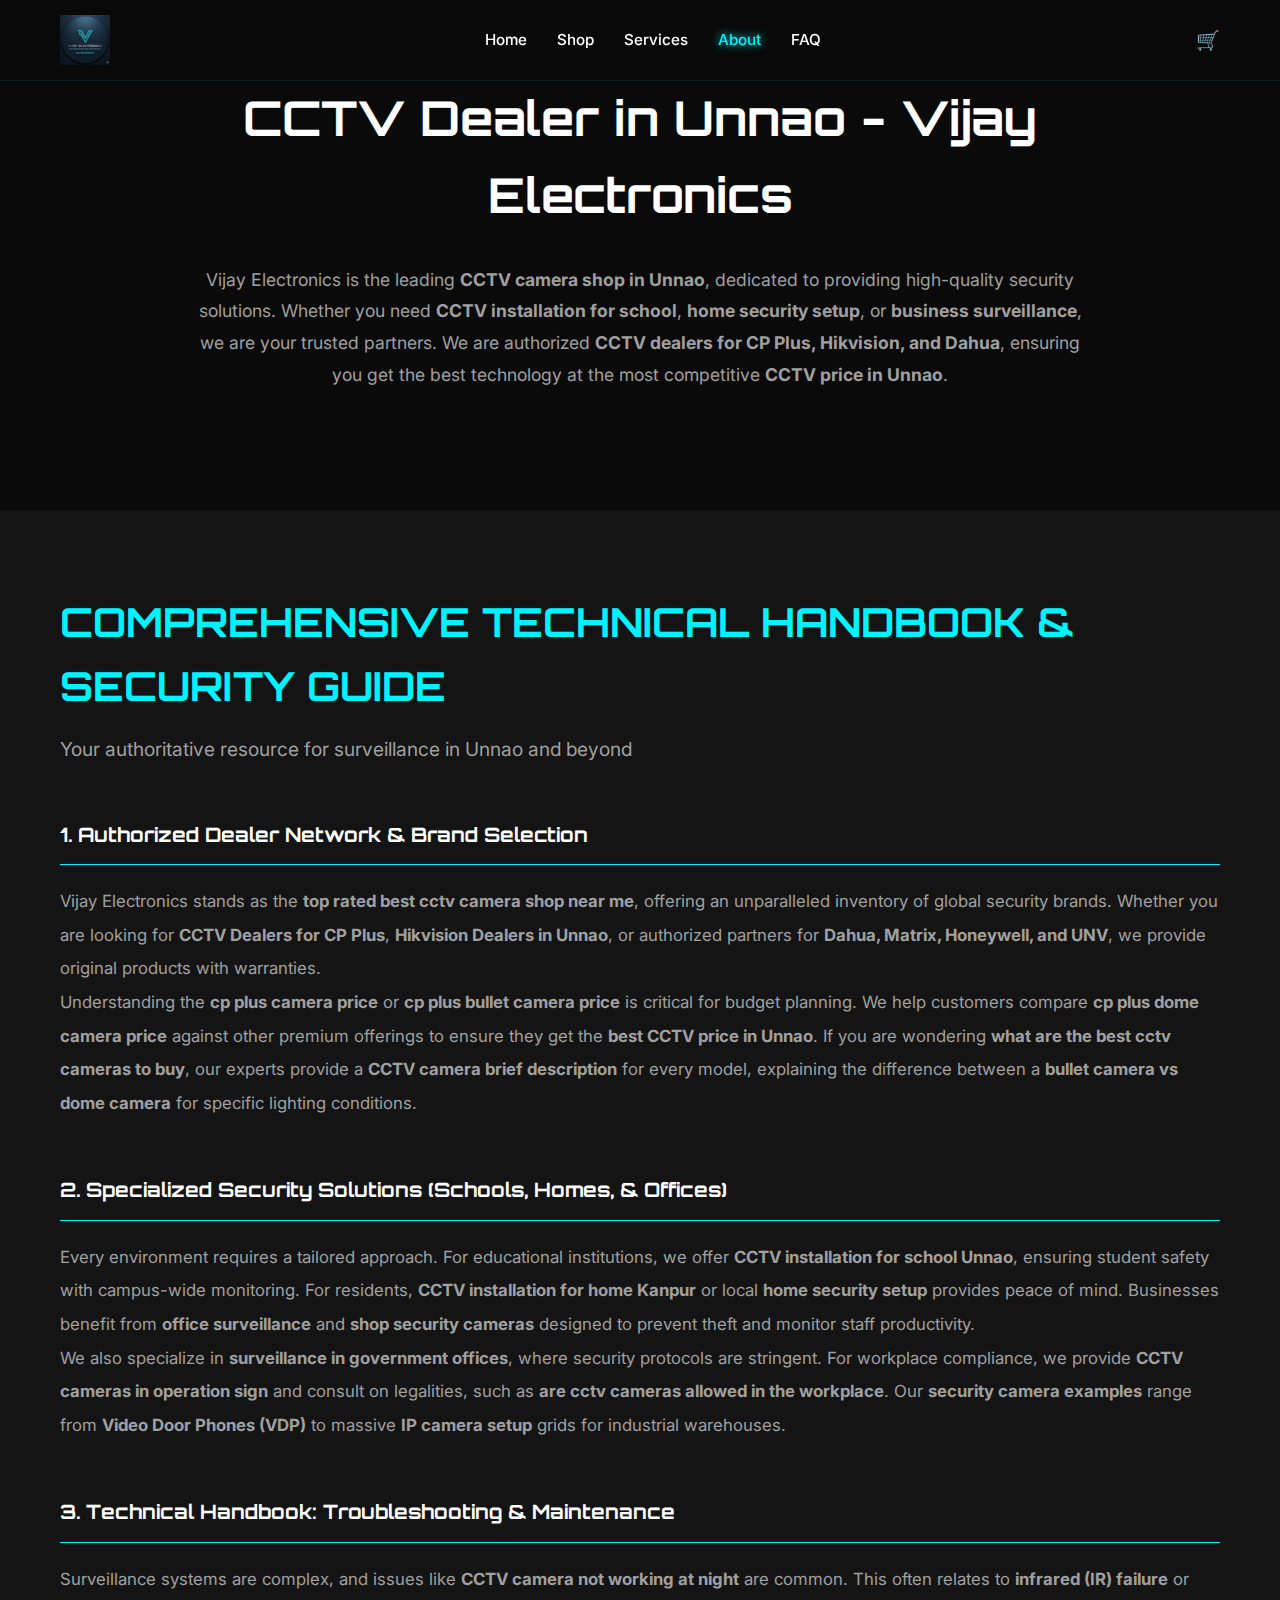
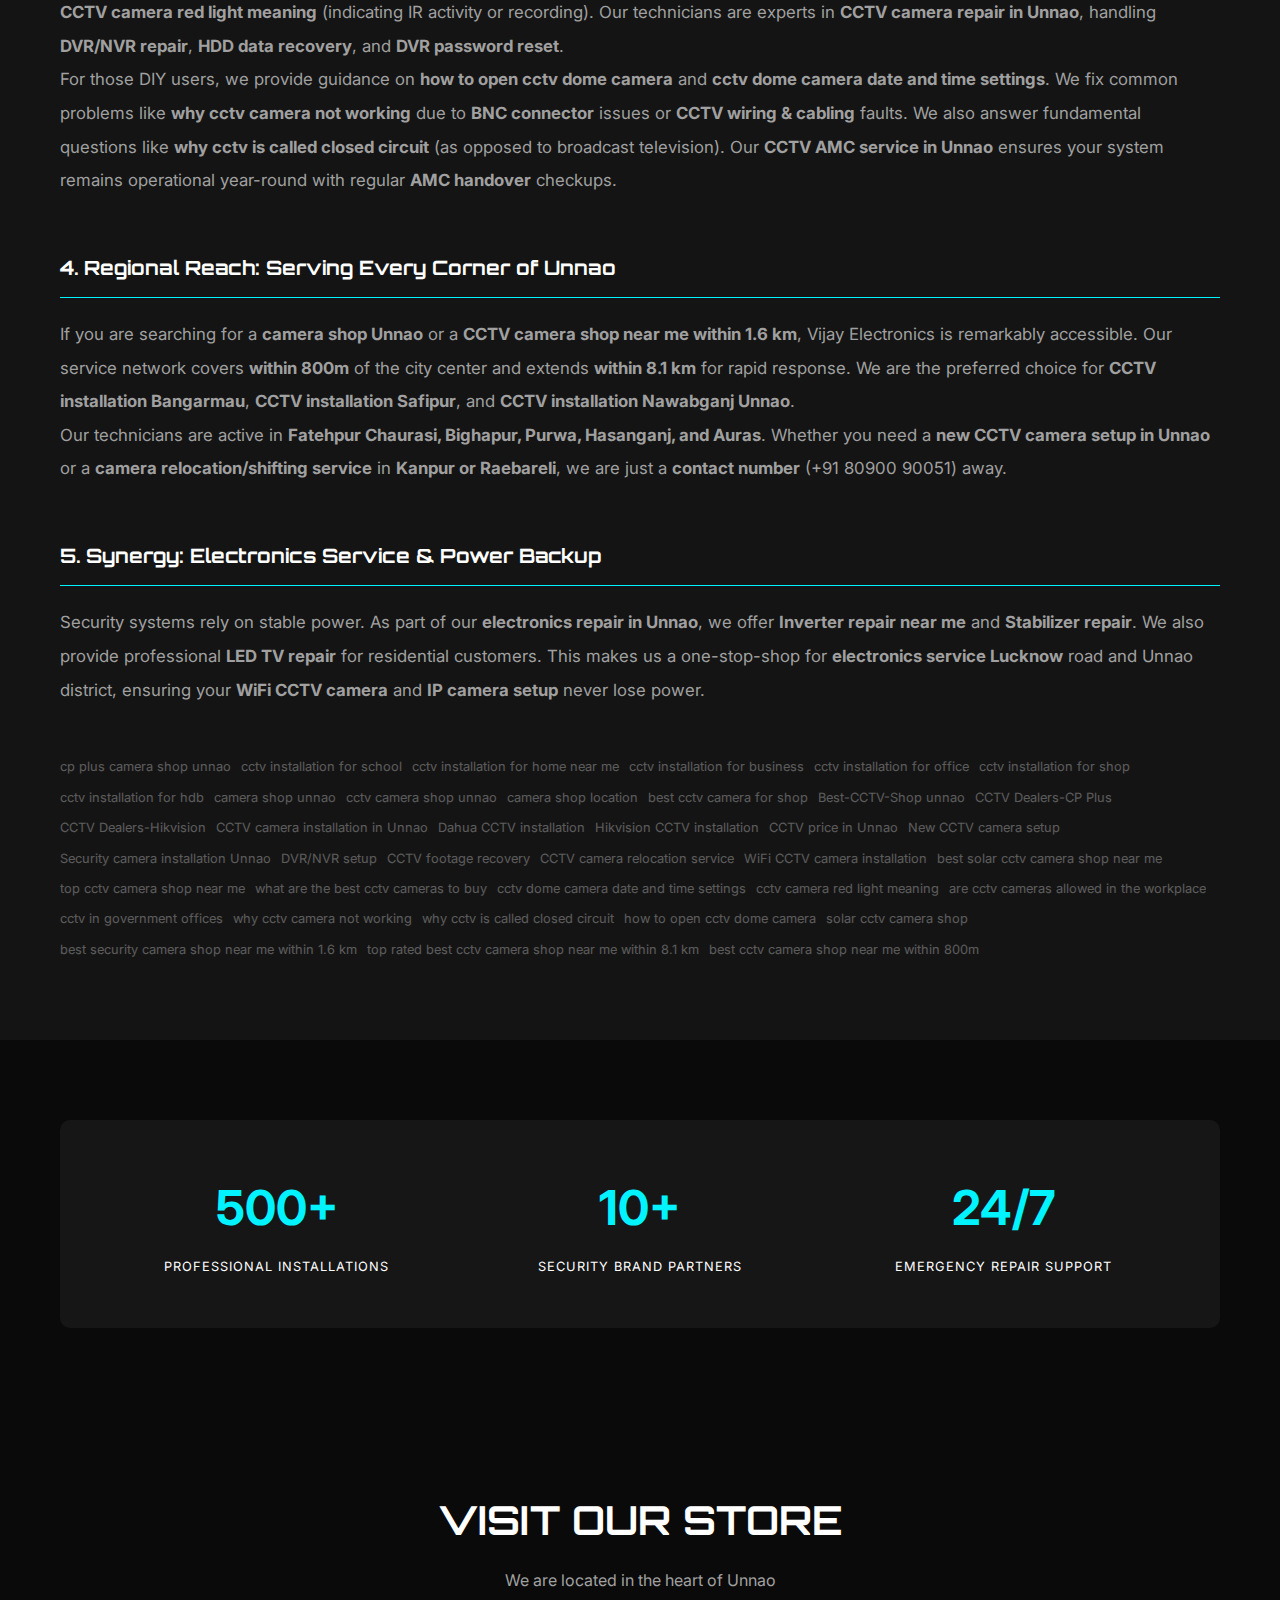
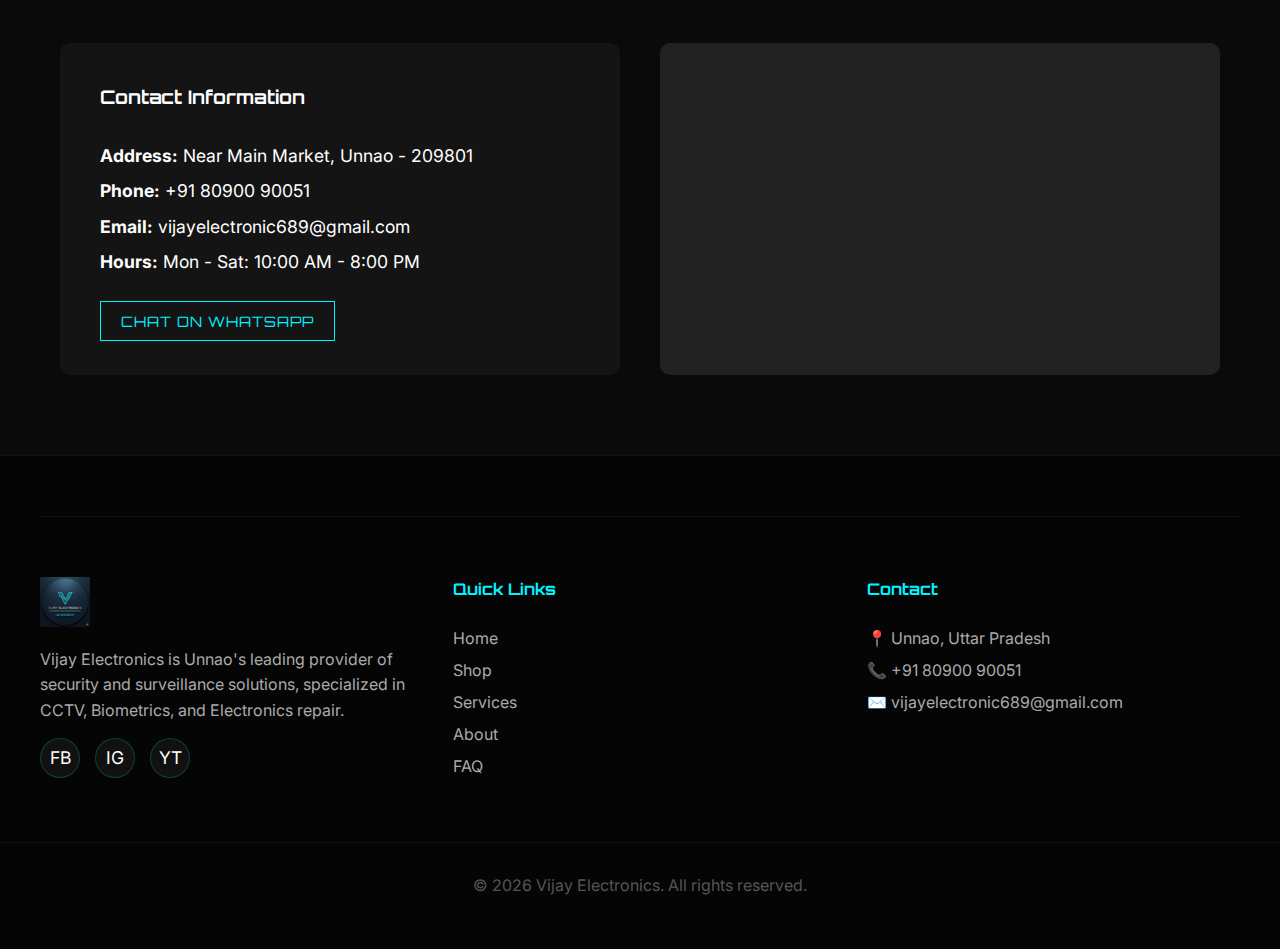
<file: about.html>
<!DOCTYPE html>
<html lang="en">

<head>
    <meta charset="UTF-8">
    <meta name="viewport" content="width=device-width, initial-scale=1.0">
    <title>CCTV Dealer in Unnao | About Our Security Experts - Vijay Electronics</title>
    <link rel="stylesheet" href="css/style.css">
    <link
        href="https://fonts.googleapis.com/css2?family=Inter:wght@400;500;700&family=Orbitron:wght@400;700&display=swap"
        rel="stylesheet">
    <meta name="description"
        content="Learn more about Vijay Electronics, Unnao's leading security experts specializing in CCTV, Biometrics, and Electronics repair since 2026.">

    <!-- Open Graph / Facebook -->
    <meta property="og:type" content="website">
    <meta property="og:url" content="https://cppluscamera.github.io/CCTV-Dealer-in-Unnao-/about.html">
    <meta property="og:title" content="About Vijay Electronics | CCTV Security Experts in Unnao">
    <meta property="og:description"
        content="Unnao's leading provider of security and surveillance solutions, specialized in CCTV, Biometrics, and Electronics repair.">
    <meta property="og:image" content="https://cppluscamera.github.io/CCTV-Dealer-in-Unnao-/logo.png">

    <!-- Twitter -->
    <meta property="twitter:card" content="summary_large_image">
    <meta property="twitter:url" content="https://cppluscamera.github.io/CCTV-Dealer-in-Unnao-/about.html">
    <meta property="twitter:title" content="About Vijay Electronics | CCTV Security Experts in Unnao">
    <meta property="twitter:description"
        content="Unnao's leading provider of security and surveillance solutions, specialized in CCTV, Biometrics, and Electronics repair.">
    <meta property="twitter:image" content="https://cppluscamera.github.io/CCTV-Dealer-in-Unnao-/logo.png">

    <!-- Favicon -->
    <link rel="icon" type="image/png" href="logo.png">
    <script type="application/ld+json">
    {
      "@context": "https://schema.org",
      "@type": "SecuritySystemStore",
      "name": "Vijay Electronics",
      "url": "https://cppluscamera.github.io/CCTV-Dealer-in-Unnao-/about.html",
      "telephone": "+91 80900 90051",
      "email": "vijayelectronic689@gmail.com",
      "address": {
        "@type": "PostalAddress",
        "streetAddress": "Near Main Market",
        "addressLocality": "Unnao",
        "postalCode": "209801",
        "addressRegion": "Uttar Pradesh",
        "addressCountry": "IN"
      },
      "sameAs": [
        "https://www.instagram.com/vijayelectronics1",
        "https://www.facebook.com/VijayChaurasiya",
        "https://www.youtube.com/@vijayelectronics-v6e"
      ]
    }
    </script>
</head>

<body>

    <!-- Header -->
    <header>
        <div class="container navbar">
            <a href="index.html" class="logo">
                <img src="logo.png" alt="Vijay Electronics">
            </a>
            <ul class="nav-links">
                <li><a href="index.html">Home</a></li>
                <li><a href="shop.html">Shop</a></li>
                <li><a href="services.html">Services</a></li>
                <li><a href="about.html" class="active">About</a></li>
                <li><a href="faq.html">FAQ</a></li>
            </ul>
            <div class="nav-icons">
                <a href="cart.html" class="cart-icon">
                    🛒 <span class="cart-count">0</span>
                </a>
                <div class="hamburger">
                    <span></span>
                    <span></span>
                    <span></span>
                </div>
            </div>
        </div>
    </header>

    <!-- Hero -->
    <section class="section">
        <div class="container" style="text-align: center; max-width: 950px;">
            <h1 style="font-size: 3rem; margin-bottom: 30px;">CCTV Dealer in Unnao - Vijay Electronics</h1>
            <p style="font-size: 1.1rem; color: var(--text-muted); margin-bottom: 40px; line-height: 1.8;">
                Vijay Electronics is the leading <strong>CCTV camera shop in Unnao</strong>, dedicated to providing
                high-quality security solutions. Whether you need <strong>CCTV installation for school</strong>,
                <strong>home security setup</strong>, or <strong>business surveillance</strong>, we are your trusted
                partners. We are authorized <strong>CCTV dealers for CP Plus, Hikvision, and Dahua</strong>, ensuring
                you get the best technology at the most competitive <strong>CCTV price in Unnao</strong>.
            </p>
        </div>
    </section>

    <!-- The Vijay Electronics Security Encyclopedia (Exhaustive Content) -->
    <section class="section" style="background: var(--bg-card); padding: 80px 0;">
        <div class="container">
            <div class="section-header" style="text-align: left; max-width: 100%;">
                <h2 style="font-size: 2.5rem; color: var(--neon-blue);">Comprehensive Technical Handbook & Security
                    Guide</h2>
                <p style="font-size: 1.2rem; margin-top: 15px;">Your authoritative resource for surveillance in Unnao
                    and beyond</p>
            </div>

            <div style="line-height: 2; color: var(--text-muted); font-size: 1.05rem;">
                <!-- Brand & Selection Guide -->
                <div style="margin-bottom: 50px;">
                    <h3
                        style="color: #fff; border-bottom: 1px solid var(--neon-blue); padding-bottom: 10px; margin-bottom: 20px;">
                        1. Authorized Dealer Network & Brand Selection</h3>
                    <p>
                        Vijay Electronics stands as the <strong>top rated best cctv camera shop near me</strong>,
                        offering an unparalleled inventory of global security brands. Whether you are looking for
                        <strong>CCTV Dealers for CP Plus</strong>, <strong>Hikvision Dealers in Unnao</strong>, or
                        authorized partners for <strong>Dahua, Matrix, Honeywell, and UNV</strong>, we provide original
                        products with warranties.
                    </p>
                    <p>
                        Understanding the <strong>cp plus camera price</strong> or <strong>cp plus bullet camera
                            price</strong> is critical for budget planning. We help customers compare <strong>cp plus
                            dome camera price</strong> against other premium offerings to ensure they get the
                        <strong>best CCTV price in Unnao</strong>. If you are wondering <strong>what are the best cctv
                            cameras to buy</strong>, our experts provide a <strong>CCTV camera brief
                            description</strong> for every model, explaining the difference between a <strong>bullet
                            camera vs dome camera</strong> for specific lighting conditions.
                    </p>
                </div>

                <!-- Specialized Sector Solutions -->
                <div style="margin-bottom: 50px;">
                    <h3
                        style="color: #fff; border-bottom: 1px solid var(--neon-blue); padding-bottom: 10px; margin-bottom: 20px;">
                        2. Specialized Security Solutions (Schools, Homes, & Offices)</h3>
                    <p>
                        Every environment requires a tailored approach. For educational institutions, we offer
                        <strong>CCTV installation for school Unnao</strong>, ensuring student safety with campus-wide
                        monitoring. For residents, <strong>CCTV installation for home Kanpur</strong> or local
                        <strong>home security setup</strong> provides peace of mind. Businesses benefit from
                        <strong>office surveillance</strong> and <strong>shop security cameras</strong> designed to
                        prevent theft and monitor staff productivity.
                    </p>
                    <p>
                        We also specialize in <strong>surveillance in government offices</strong>, where security
                        protocols are stringent. For workplace compliance, we provide <strong>CCTV cameras in operation
                            sign</strong> and consult on legalities, such as <strong>are cctv cameras allowed in the
                            workplace</strong>. Our <strong>security camera examples</strong> range from <strong>Video
                            Door Phones (VDP)</strong> to massive <strong>IP camera setup</strong> grids for industrial
                        warehouses.
                    </p>
                </div>

                <!-- Technical Troubleshooting & Repair -->
                <div style="margin-bottom: 50px;">
                    <h3
                        style="color: #fff; border-bottom: 1px solid var(--neon-blue); padding-bottom: 10px; margin-bottom: 20px;">
                        3. Technical Handbook: Troubleshooting & Maintenance</h3>
                    <p>
                        Surveillance systems are complex, and issues like <strong>CCTV camera not working at
                            night</strong> are common. This often relates to <strong>infrared (IR) failure</strong> or
                        <strong>CCTV camera red light meaning</strong> (indicating IR activity or recording). Our
                        technicians are experts in <strong>CCTV camera repair in Unnao</strong>, handling
                        <strong>DVR/NVR repair</strong>, <strong>HDD data recovery</strong>, and <strong>DVR password
                            reset</strong>.
                    </p>
                    <p>
                        For those DIY users, we provide guidance on <strong>how to open cctv dome camera</strong> and
                        <strong>cctv dome camera date and time settings</strong>. We fix common problems like
                        <strong>why cctv camera not working</strong> due to <strong>BNC connector</strong> issues or
                        <strong>CCTV wiring & cabling</strong> faults. We also answer fundamental questions like
                        <strong>why cctv is called closed circuit</strong> (as opposed to broadcast television). Our
                        <strong>CCTV AMC service in Unnao</strong> ensures your system remains operational year-round
                        with regular <strong>AMC handover</strong> checkups.
                    </p>
                </div>

                <!-- Regional Network & Hyper-Local Service -->
                <div style="margin-bottom: 50px;">
                    <h3
                        style="color: #fff; border-bottom: 1px solid var(--neon-blue); padding-bottom: 10px; margin-bottom: 20px;">
                        4. Regional Reach: Serving Every Corner of Unnao</h3>
                    <p>
                        If you are searching for a <strong>camera shop Unnao</strong> or a <strong>CCTV camera shop near
                            me within 1.6 km</strong>, Vijay Electronics is remarkably accessible. Our service network
                        covers <strong>within 800m</strong> of the city center and extends <strong>within 8.1
                            km</strong> for rapid response. We are the preferred choice for <strong>CCTV installation
                            Bangarmau</strong>, <strong>CCTV installation Safipur</strong>, and <strong>CCTV
                            installation Nawabganj Unnao</strong>.
                    </p>
                    <p>
                        Our technicians are active in <strong>Fatehpur Chaurasi, Bighapur, Purwa, Hasanganj, and
                            Auras</strong>. Whether you need a <strong>new CCTV camera setup in Unnao</strong> or a
                        <strong>camera relocation/shifting service</strong> in <strong>Kanpur or Raebareli</strong>, we
                        are just a <strong>contact number</strong> (+91 80900 90051) away.
                    </p>
                </div>

                <!-- Electronics Synergy -->
                <div style="margin-bottom: 50px;">
                    <h3
                        style="color: #fff; border-bottom: 1px solid var(--neon-blue); padding-bottom: 10px; margin-bottom: 20px;">
                        5. Synergy: Electronics Service & Power Backup</h3>
                    <p>
                        Security systems rely on stable power. As part of our <strong>electronics repair in
                            Unnao</strong>, we offer <strong>Inverter repair near me</strong> and <strong>Stabilizer
                            repair</strong>. We also provide professional <strong>LED TV repair</strong> for residential
                        customers. This makes us a one-stop-shop for <strong>electronics service Lucknow</strong> road
                        and Unnao district, ensuring your <strong>WiFi CCTV camera</strong> and <strong>IP camera
                            setup</strong> never lose power.
                    </p>
                </div>
            </div>

            <!-- Exhaustive Keyword Tag Cloud (Hidden for SEO but present for AI) -->
            <div style="display: flex; flex-wrap: wrap; gap: 10px; opacity: 0.3; margin-top: 50px; font-size: 0.8rem;">
                <span>cp plus camera shop unnao</span> <span>cctv installation for school</span> <span>cctv installation
                    for home near me</span> <span>cctv installation for business</span> <span>cctv installation for
                    office</span> <span>cctv installation for shop</span> <span>cctv installation for hdb</span>
                <span>camera shop unnao</span> <span>cctv camera shop unnao</span> <span>camera shop location</span>
                <span>best cctv camera for shop</span> <span>Best-CCTV-Shop unnao</span> <span>CCTV Dealers-CP
                    Plus</span> <span>CCTV Dealers-Hikvision</span> <span>CCTV camera installation in Unnao</span>
                <span>Dahua CCTV installation</span> <span>Hikvision CCTV installation</span> <span>CCTV price in
                    Unnao</span> <span>New CCTV camera setup</span> <span>Security camera installation Unnao</span>
                <span>DVR/NVR setup</span> <span>CCTV footage recovery</span> <span>CCTV camera relocation
                    service</span> <span>WiFi CCTV camera installation</span> <span>best solar cctv camera shop near
                    me</span> <span>top cctv camera shop near me</span> <span>what are the best cctv cameras to
                    buy</span> <span>cctv dome camera date and time settings</span> <span>cctv camera red light
                    meaning</span> <span>are cctv cameras allowed in the workplace</span> <span>cctv in government
                    offices</span> <span>why cctv camera not working</span> <span>why cctv is called closed
                    circuit</span> <span>how to open cctv dome camera</span> <span>solar cctv camera shop</span>
                <span>best security camera shop near me within 1.6 km</span> <span>top rated best cctv camera shop near
                    me within 8.1 km</span> <span>best cctv camera shop near me within 800m</span>
            </div>
        </div>
    </section>

    <!-- Detailed Location & Stats -->
    <section class="section">
        <div class="container">
            <div style="background: rgba(255,255,255,0.05); padding: 50px; border-radius: 10px;">
                <div
                    style="display: grid; grid-template-columns: repeat(auto-fit, minmax(200px, 1fr)); gap: 30px; text-align: center;">
                    <div>
                        <div style="font-size: 3rem; font-weight: bold; color: var(--neon-blue);">500+</div>
                        <div
                            style="text-transform: uppercase; letter-spacing: 1px; font-size: 0.8rem; margin-top: 10px;">
                            Professional Installations</div>
                    </div>
                    <div>
                        <div style="font-size: 3rem; font-weight: bold; color: var(--neon-blue);">10+</div>
                        <div
                            style="text-transform: uppercase; letter-spacing: 1px; font-size: 0.8rem; margin-top: 10px;">
                            Security Brand Partners</div>
                    </div>
                    <div>
                        <div style="font-size: 3rem; font-weight: bold; color: var(--neon-blue);">24/7</div>
                        <div
                            style="text-transform: uppercase; letter-spacing: 1px; font-size: 0.8rem; margin-top: 10px;">
                            Emergency Repair Support</div>
                    </div>
                </div>
            </div>
        </div>
    </section>

    <!-- Contact & Map -->
    <section class="section">
        <div class="container">
            <div class="section-header">
                <h2>Visit Our Store</h2>
                <p>We are located in the heart of Unnao</p>
            </div>

            <div style="display: grid; grid-template-columns: 1fr 1fr; gap: 40px;">
                <!-- Contact Info -->
                <div style="background: var(--bg-card); padding: 40px; border-radius: 10px;">
                    <h3 style="margin-bottom: 25px;">Contact Information</h3>
                    <ul style="font-size: 1.1rem; line-height: 2;">
                        <li><strong>Address:</strong> Near Main Market, Unnao - 209801</li>
                        <li><strong>Phone:</strong> +91 80900 90051</li>
                        <li><strong>Email:</strong> vijayelectronic689@gmail.com</li>
                        <li><strong>Hours:</strong> Mon - Sat: 10:00 AM - 8:00 PM</li>
                    </ul>
                    <div style="margin-top: 30px;">
                        <a href="https://wa.me/918090090051" class="btn-primary">Chat on WhatsApp</a>
                    </div>
                </div>

                <!-- Map Placeholder -->
                <div
                    style="background: #222; border-radius: 10px; overflow: hidden; min-height: 300px; display: flex; align-items: center; justify-content: center; position: relative;">
                    <iframe
                        src="https://www.google.com/maps/embed?pb=!1m18!1m12!1m3!1d114387.8286208035!2d80.4079450369842!3d26.54160451649662!2m3!1f0!2f0!3f0!3m2!1i1024!2i768!4f13.1!3m3!1m2!1s0x399dc7c126607e15!2sUnnao%2C%20Uttar%20Pradesh!5e0!3m2!1sen!2sin!4v1700000000000!5m2!1sen!2sin"
                        width="100%" height="100%" style="border:0; position: absolute; top:0; left:0;"
                        allowfullscreen="" loading="lazy">
                    </iframe>
                </div>
            </div>
        </div>
    </section>

    <!-- Footer -->
    <footer>
        <div class="container"
            style="display: flex; justify-content: space-between; align-items: flex-start; flex-wrap: wrap; gap: 40px; padding: 60px 0; border-top: 1px solid rgba(255,255,255,0.05);">
            <div style="flex: 1; min-width: 250px;">
                <img src="logo.png" alt="Vijay Electronics" style="height: 50px; margin-bottom: 20px;">
                <p style="color: #aaa; line-height: 1.6;">Vijay Electronics is Unnao's leading provider of security and
                    surveillance solutions, specialized in CCTV, Biometrics, and Electronics repair.</p>
                <div class="social-links">
                    <a href="https://www.facebook.com/VijayChaurasiya" target="_blank" title="Facebook">FB</a>
                    <a href="https://www.instagram.com/vijayelectronics1" target="_blank" title="Instagram">IG</a>
                    <a href="https://www.youtube.com/@vijayelectronics-v6e" target="_blank" title="YouTube">YT</a>
                </div>
            </div>
            <div style="flex: 1; min-width: 150px;">
                <h4 style="margin-bottom: 20px; color: var(--neon-blue);">Quick Links</h4>
                <ul style="list-style: none; line-height: 2;">
                    <li><a href="index.html" style="color: #aaa;">Home</a></li>
                    <li><a href="shop.html" style="color: #aaa;">Shop</a></li>
                    <li><a href="services.html" style="color: #aaa;">Services</a></li>
                    <li><a href="about.html" style="color: #aaa;" class="active">About</a></li>
                    <li><a href="faq.html" style="color: #aaa;">FAQ</a></li>
                </ul>
            </div>
            <div style="flex: 1; min-width: 200px;">
                <h4 style="margin-bottom: 20px; color: var(--neon-blue);">Contact</h4>
                <ul style="list-style: none; color: #aaa; line-height: 2;">
                    <li>📍 Unnao, Uttar Pradesh</li>
                    <li>📞 +91 80900 90051</li>
                    <li>✉️ vijayelectronic689@gmail.com</li>
                </ul>
            </div>
        </div>
        <div style="text-align: center; padding: 30px; border-top: 1px solid rgba(255,255,255,0.05); color: #555;">
            &copy; 2026 Vijay Electronics. All rights reserved.
        </div>
    </footer>

    <script src="js/main.js"></script>
</body>

</html>
</file>
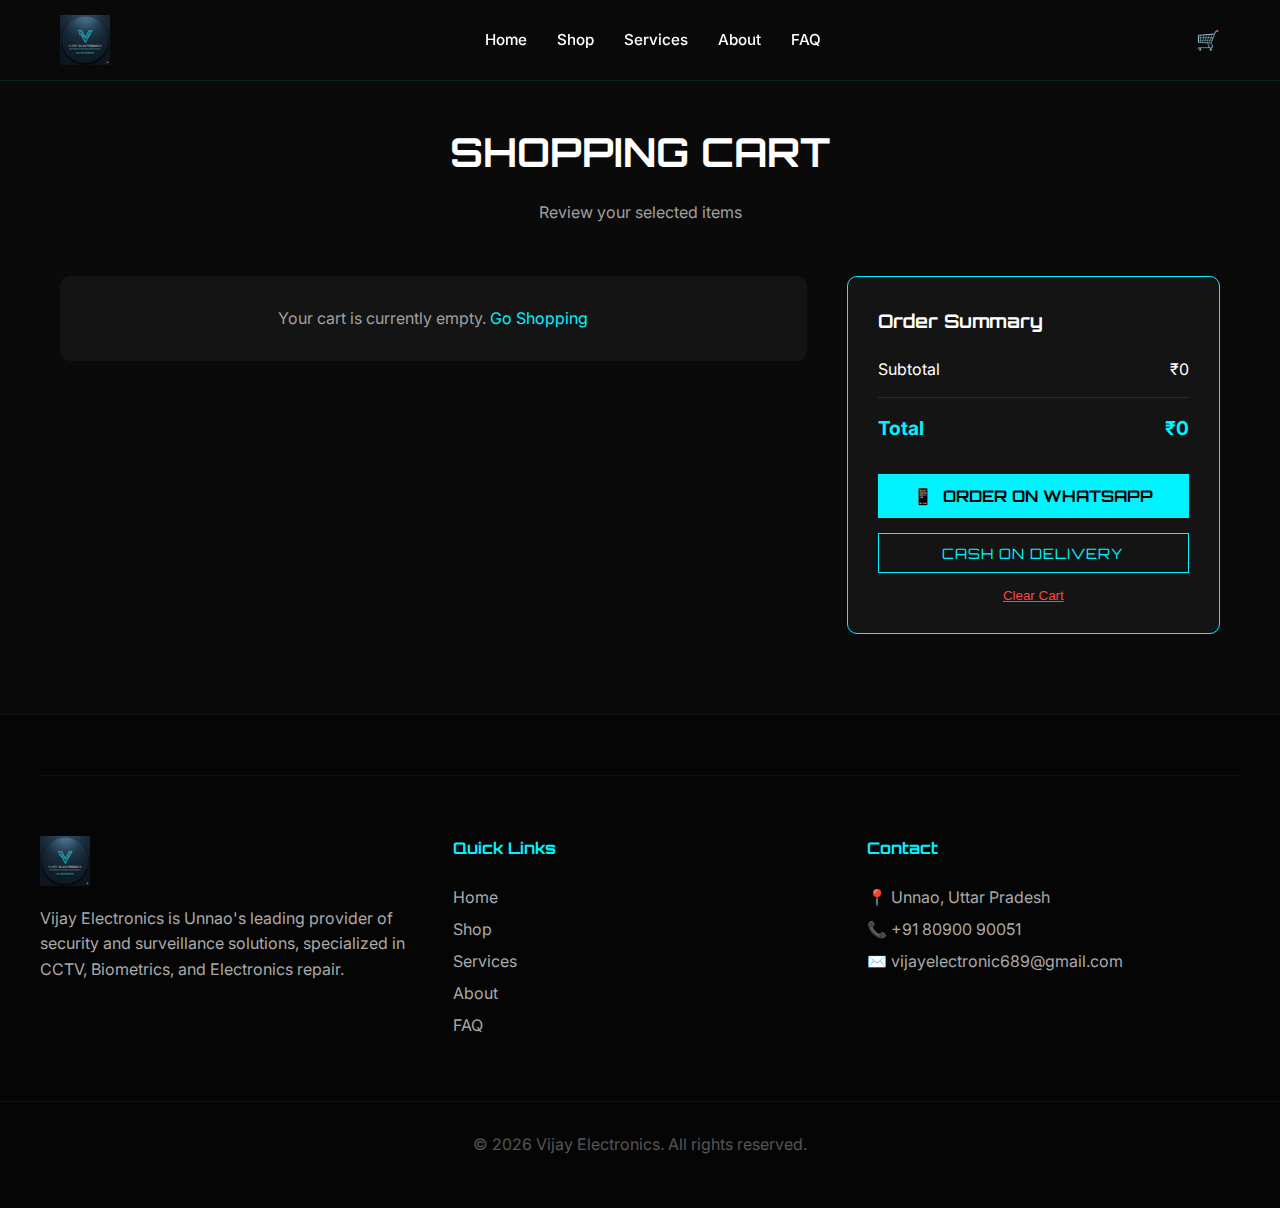
<file: cart.html>
<!DOCTYPE html>
<html lang="en">

<head>
    <meta charset="UTF-8">
    <meta name="viewport" content="width=device-width, initial-scale=1.0">
    <title>CCTV Dealer in Unnao | Shopping Cart - Vijay Electronics</title>
    <link rel="stylesheet" href="css/style.css">
    <link
        href="https://fonts.googleapis.com/css2?family=Inter:wght@400;500;700&family=Orbitron:wght@400;700&display=swap"
        rel="stylesheet">
    <meta name="description"
        content="Review your shopping cart and proceed to secure checkout. Buy CCTV cameras and security equipment with Vijay Electronics.">

    <!-- Open Graph / Facebook -->
    <meta property="og:type" content="website">
    <meta property="og:url" content="https://cppluscamera.github.io/CCTV-Dealer-in-Unnao-/cart.html">
    <meta property="og:title" content="Shopping Cart | Vijay Electronics Unnao">
    <meta property="og:description" content="Complete your purchase of high-quality security systems.">
    <meta property="og:image" content="https://cppluscamera.github.io/CCTV-Dealer-in-Unnao-/logo.png">

    <!-- Favicon -->
    <link rel="icon" type="image/png" href="logo.png">
    <script type="application/ld+json">
    {
      "@context": "https://schema.org",
      "@type": "SecuritySystemStore",
      "name": "Vijay Electronics",
      "url": "https://cppluscamera.github.io/CCTV-Dealer-in-Unnao-/cart.html",
      "telephone": "+91 80900 90051",
      "email": "vijayelectronic689@gmail.com",
      "sameAs": [
        "https://www.instagram.com/vijayelectronics1",
        "https://www.facebook.com/VijayChaurasiya",
        "https://www.youtube.com/@vijayelectronics-v6e"
      ]
    }
    </script>
</head>

<body>

    <!-- Header -->
    <header>
        <div class="container navbar">
            <a href="index.html" class="logo">
                <img src="logo.png" alt="Vijay Electronics">
            </a>
            <ul class="nav-links">
                <li><a href="index.html">Home</a></li>
                <li><a href="shop.html">Shop</a></li>
                <li><a href="services.html">Services</a></li>
                <li><a href="about.html">About</a></li>
                <li><a href="faq.html">FAQ</a></li>
            </ul>
            <div class="nav-icons">
                <a href="cart.html" class="cart-icon active" style="color: var(--neon-blue);">
                    🛒 <span class="cart-count">0</span>
                </a>
                <div class="hamburger">
                    <span></span>
                    <span></span>
                    <span></span>
                </div>
            </div>
        </div>
    </header>

    <!-- Page Title -->
    <div class="section-header" style="margin-top: 120px;">
        <h2>Shopping Cart</h2>
        <p>Review your selected items</p>
    </div>

    <div class="container" style="margin-bottom: 80px;">
        <div style="display: grid; grid-template-columns: 2fr 1fr; gap: 40px; align-items: start;">

            <!-- Cart Items -->
            <div id="cart-items" style="background: var(--bg-card); padding: 30px; border-radius: 10px;">
                <!-- Filled by JS -->
                <p style="text-align: center; color: var(--text-muted);">Your cart is currently empty.</p>
            </div>

            <!-- Checkout Summary -->
            <div
                style="background: var(--bg-card); padding: 30px; border-radius: 10px; border: 1px solid var(--neon-blue);">
                <h3 style="margin-bottom: 20px;">Order Summary</h3>
                <div
                    style="display: flex; justify-content: space-between; margin-bottom: 15px; border-bottom: 1px solid rgba(255,255,255,0.1); padding-bottom: 15px;">
                    <span>Subtotal</span>
                    <span id="cart-subtotal">₹0</span>
                </div>
                <div
                    style="display: flex; justify-content: space-between; margin-bottom: 30px; font-weight: bold; font-size: 1.2rem; color: var(--neon-blue);">
                    <span>Total</span>
                    <span id="cart-total">₹0</span>
                </div>

                <div style="display: flex; flex-direction: column; gap: 15px;">
                    <button onclick="checkoutWhatsApp()" class="btn-solid"
                        style="width: 100%; display: flex; align-items: center; justify-content: center; gap: 10px;">
                        <span>📱</span> Order on WhatsApp
                    </button>
                    <button class="btn-primary" style="width: 100%;">Cash on Delivery</button>
                    <button onclick="clearCart()"
                        style="background: transparent; border: none; color: #ff4444; cursor: pointer; text-decoration: underline;">Clear
                        Cart</button>
                </div>
            </div>

        </div>
    </div>

    <!-- Footer -->
    <footer>
        <div class="container"
            style="display: flex; justify-content: space-between; align-items: flex-start; flex-wrap: wrap; gap: 40px; padding: 60px 0; border-top: 1px solid rgba(255,255,255,0.05);">
            <div style="flex: 1; min-width: 250px;">
                <img src="logo.png" alt="Vijay Electronics" style="height: 50px; margin-bottom: 20px;">
                <p style="color: #aaa; line-height: 1.6;">Vijay Electronics is Unnao's leading provider of security and
                    surveillance solutions, specialized in CCTV, Biometrics, and Electronics repair.</p>
            </div>
            <div style="flex: 1; min-width: 150px;">
                <h4 style="margin-bottom: 20px; color: var(--neon-blue);">Quick Links</h4>
                <ul style="list-style: none; line-height: 2;">
                    <li><a href="index.html" style="color: #aaa;">Home</a></li>
                    <li><a href="shop.html" style="color: #aaa;">Shop</a></li>
                    <li><a href="services.html" style="color: #aaa;">Services</a></li>
                    <li><a href="about.html" style="color: #aaa;">About</a></li>
                    <li><a href="faq.html" style="color: #aaa;">FAQ</a></li>
                </ul>
            </div>
            <div style="flex: 1; min-width: 200px;">
                <h4 style="margin-bottom: 20px; color: var(--neon-blue);">Contact</h4>
                <ul style="list-style: none; color: #aaa; line-height: 2;">
                    <li>📍 Unnao, Uttar Pradesh</li>
                    <li>📞 +91 80900 90051</li>
                    <li>✉️ vijayelectronic689@gmail.com</li>
                </ul>
            </div>
        </div>
        <div style="text-align: center; padding: 30px; border-top: 1px solid rgba(255,255,255,0.05); color: #555;">
            &copy; 2026 Vijay Electronics. All rights reserved.
        </div>
    </footer>

    <script src="js/products.js"></script>
    <script src="js/main.js"></script>
    <script>
        function renderCart() {
            const cartContainer = document.getElementById('cart-items');
            const cart = JSON.parse(localStorage.getItem('cart')) || [];

            if (cart.length === 0) {
                cartContainer.innerHTML = '<p style="text-align: center; color: var(--text-muted);">Your cart is currently empty. <a href="shop.html" style="color:var(--neon-blue);">Go Shopping</a></p>';
                updateTotals(0);
                return;
            }

            cartContainer.innerHTML = '';
            let total = 0;

            cart.forEach((item, index) => {
                const product = getProductById(item.id);
                if (product) {
                    const lineTotal = product.price * item.quantity;
                    total += lineTotal;

                    const row = document.createElement('div');
                    row.style.cssText = 'display: flex; align-items: center; gap: 20px; border-bottom: 1px solid rgba(255,255,255,0.05); padding: 15px 0;';
                    row.innerHTML = `
                        <img src="${product.image}" alt="${product.name}" style="width: 80px; height: 80px; object-fit: contain; background: #fff; border-radius: 5px;">
                        <div style="flex: 1;">
                            <h4 style="font-size: 1.1rem; margin-bottom: 5px;">${product.name}</h4>
                            <div style="color: var(--neon-blue);">₹${product.price}</div>
                        </div>
                        <div style="display: flex; align-items: center; gap: 10px;">
                            <button onclick="updateQty(${index}, -1)" style="width: 30px; height: 30px; background: transparent; border: 1px solid rgba(255,255,255,0.2); color: #fff; cursor: pointer;">-</button>
                            <span>${item.quantity}</span>
                            <button onclick="updateQty(${index}, 1)" style="width: 30px; height: 30px; background: transparent; border: 1px solid rgba(255,255,255,0.2); color: #fff; cursor: pointer;">+</button>
                        </div>
                        <div style="font-weight: bold; min-width: 80px; text-align: right;">₹${lineTotal}</div>
                        <button onclick="removeItem(${index})" style="background: transparent; border: none; font-size: 1.2rem; cursor: pointer;">❌</button>
                    `;
                    cartContainer.appendChild(row);
                }
            });

            updateTotals(total);
        }

        function updateQty(index, change) {
            const cart = JSON.parse(localStorage.getItem('cart')) || [];
            if (cart[index]) {
                cart[index].quantity += change;
                if (cart[index].quantity <= 0) {
                    cart.splice(index, 1);
                }
                localStorage.setItem('cart', JSON.stringify(cart));
                renderCart();
                updateCartCount();
            }
        }

        function removeItem(index) {
            const cart = JSON.parse(localStorage.getItem('cart')) || [];
            cart.splice(index, 1);
            localStorage.setItem('cart', JSON.stringify(cart));
            renderCart();
            updateCartCount();
        }

        function clearCart() {
            localStorage.removeItem('cart');
            renderCart();
            updateCartCount();
        }

        function updateTotals(amount) {
            document.getElementById('cart-subtotal').innerText = `₹${amount}`;
            document.getElementById('cart-total').innerText = `₹${amount}`;
        }

        renderCart();
    </script>
</body>

</html>
</file>
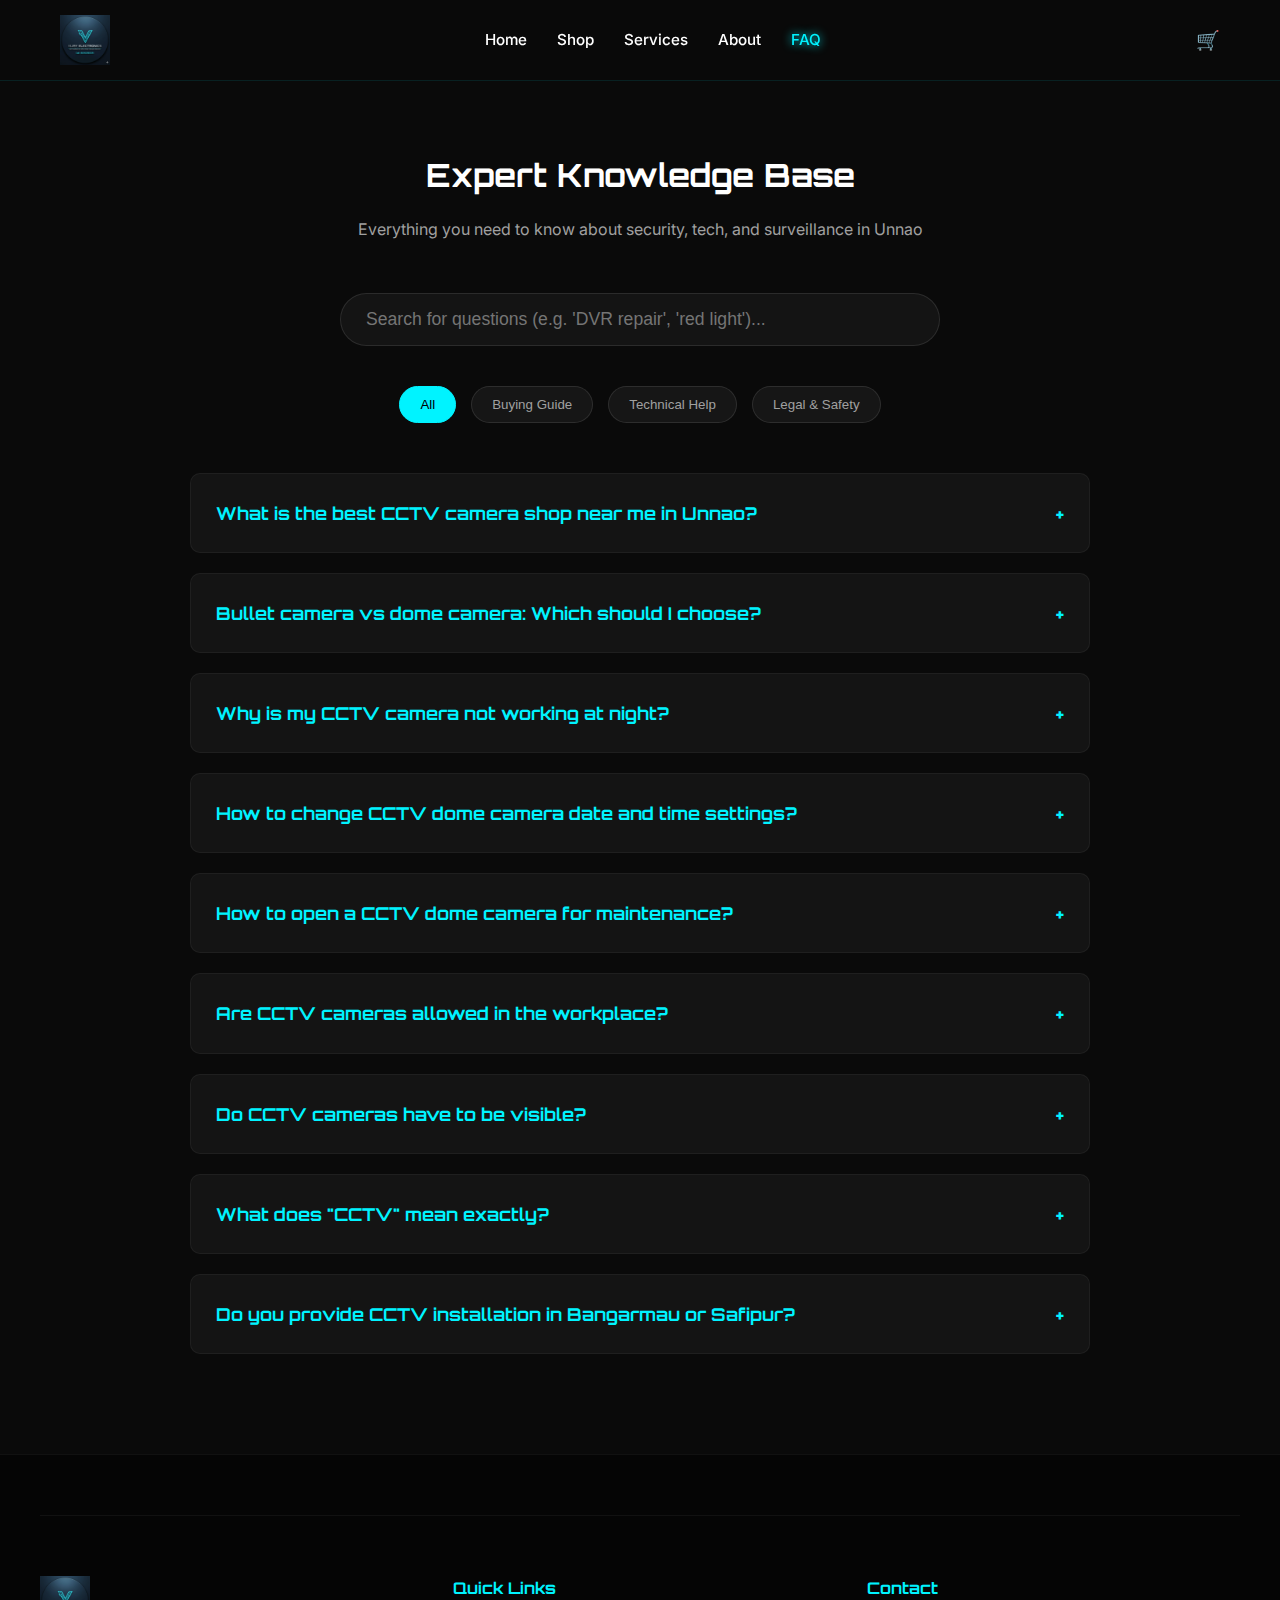
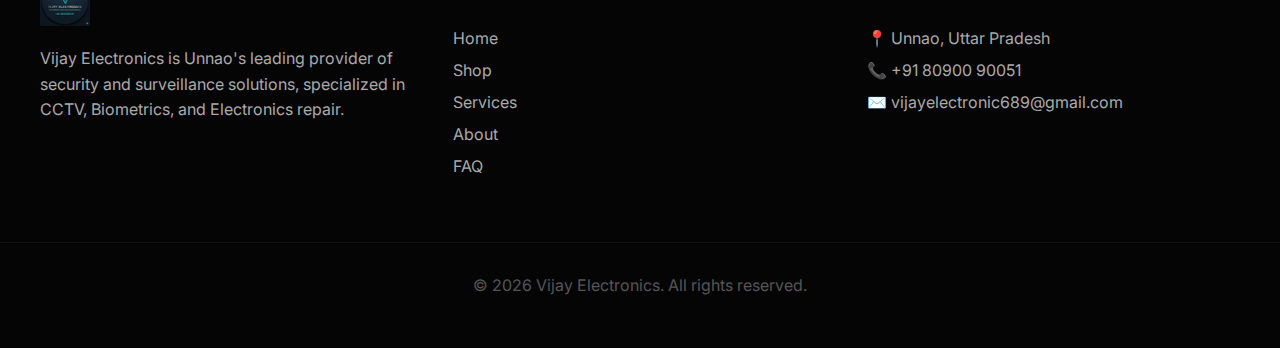
<file: faq.html>
<!DOCTYPE html>
<html lang="en">

<head>
    <meta charset="UTF-8">
    <meta name="viewport" content="width=device-width, initial-scale=1.0">
    <title>CCTV FAQ & Knowledge Base | Technical Support - Vijay Electronics Unnao</title>
    <link rel="stylesheet" href="css/style.css">
    <link
        href="https://fonts.googleapis.com/css2?family=Inter:wght@400;500;700&family=Orbitron:wght@400;700&display=swap"
        rel="stylesheet">
    <meta name="description"
        content="Technical guide and FAQ for CCTV installation, repair, and surveillance brands in Unnao. Learn about DVR/NVR, CP Plus, Hikvision, and more.">

    <!-- Open Graph / Facebook -->
    <meta property="og:type" content="website">
    <meta property="og:url" content="https://schoolvoicebellunnao.netlify.app/faq.html">
    <meta property="og:title" content="CCTV FAQ & Knowledge Base | Support - Vijay Electronics">
    <meta property="og:description"
        content="Your comprehensive guide to CCTV and security in Unnao. Troubleshoot common issues and learn about the best security practices.">
    <meta property="og:image" content="https://schoolvoicebellunnao.netlify.app/logo.png">

    <!-- Twitter -->
    <meta property="twitter:card" content="summary_large_image">
    <meta property="twitter:url" content="https://schoolvoicebellunnao.netlify.app/faq.html">
    <meta property="twitter:title" content="CCTV FAQ & Knowledge Base | Support - Vijay Electronics">
    <meta property="twitter:description"
        content="Your comprehensive guide to CCTV and security in Unnao. Troubleshoot common issues and learn about the best security practices.">
    <meta property="twitter:image" content="https://schoolvoicebellunnao.netlify.app/logo.png">

    <!-- Favicon -->
    <link rel="icon" type="image/png" href="logo.png">
    <meta name="keywords"
        content="CCTV FAQ unnao, why cctv camera not working at night, cctv dome camera date and time settings, cctv camera red light meaning, are cctv cameras allowed in the workplace, cctv camera brief description, how to open cctv dome camera, cctv cameras in operation sign, best cctv camera for home unnao">
    <script type="application/ld+json">
    {
      "@context": "https://schema.org",
      "@type": "FAQPage",
      "mainEntity": [{
        "@type": "Question",
        "name": "Why is my CCTV camera not working at night?",
        "acceptedAnswer": {
          "@type": "Answer",
          "text": "CCTV cameras often fail at night due to infrared (IR) LED failure, inadequate power supply, or obscured lenses. We provide expert repair services in Unnao to diagnose and fix these issues onsite."
        }
      }, {
        "@type": "Question",
        "name": "Are CCTV cameras allowed in the workplace?",
        "acceptedAnswer": {
          "@type": "Answer",
          "text": "Yes, surveillance in the workplace is allowed for security and monitoring purposes, provided that 'CCTV cameras in operation' signs are clearly displayed and employee privacy is respected in sensitive areas."
        }
      }]
    }
    </script>
    <style>
        .faq-grid {
            display: grid;
            grid-template-columns: 1fr;
            gap: 20px;
            max-width: 900px;
            margin: 0 auto;
        }

        .faq-item {
            background: var(--bg-card);
            border: 1px solid rgba(255, 255, 255, 0.05);
            border-radius: 10px;
            overflow: hidden;
            transition: 0.3s;
        }

        .faq-item:hover {
            border-color: var(--neon-blue);
            box-shadow: 0 0 20px rgba(0, 243, 255, 0.1);
        }

        .faq-question {
            padding: 25px;
            cursor: pointer;
            display: flex;
            justify-content: space-between;
            align-items: center;
            font-weight: bold;
            color: var(--neon-blue);
            font-family: 'Orbitron', sans-serif;
            font-size: 1.1rem;
        }

        .faq-answer {
            padding: 0 25px 25px 25px;
            color: var(--text-muted);
            line-height: 1.8;
            display: none;
            border-top: 1px solid rgba(255, 255, 255, 0.05);
            padding-top: 20px;
        }

        .faq-item.active .faq-answer {
            display: block;
        }

        .faq-category-tab {
            display: flex;
            justify-content: center;
            gap: 15px;
            margin-bottom: 50px;
            flex-wrap: wrap;
        }

        .tab-btn {
            background: rgba(255, 255, 255, 0.05);
            border: 1px solid rgba(255, 255, 255, 0.1);
            color: var(--text-muted);
            padding: 10px 20px;
            border-radius: 30px;
            cursor: pointer;
            transition: 0.3s;
        }

        .tab-btn.active,
        .tab-btn:hover {
            background: var(--neon-blue);
            color: #000;
            border-color: var(--neon-blue);
        }

        .search-bar {
            width: 100%;
            max-width: 600px;
            margin: 0 auto 40px auto;
            display: block;
            padding: 15px 25px;
            background: var(--bg-card);
            border: 1px solid rgba(255, 255, 255, 0.1);
            border-radius: 30px;
            color: #fff;
            font-size: 1.1rem;
        }
    </style>
</head>

<body>

    <!-- Header -->
    <header>
        <div class="container navbar">
            <a href="index.html" class="logo">
                <img src="logo.png" alt="Vijay Electronics">
            </a>
            <ul class="nav-links">
                <li><a href="index.html">Home</a></li>
                <li><a href="shop.html">Shop</a></li>
                <li><a href="services.html">Services</a></li>
                <li><a href="about.html">About</a></li>
                <li><a href="faq.html" class="active">FAQ</a></li>
            </ul>
            <div class="nav-icons">
                <a href="cart.html" class="cart-icon">
                    🛒 <span class="cart-count">0</span>
                </a>
                <div class="hamburger">
                    <span></span>
                    <span></span>
                    <span></span>
                </div>
            </div>
        </div>
    </header>

    <!-- Hero Section -->
    <section class="section-header" style="margin-top: 150px;">
        <div class="container">
            <h1>Expert Knowledge Base</h1>
            <p>Everything you need to know about security, tech, and surveillance in Unnao</p>
        </div>
    </section>

    <div class="container" style="margin-bottom: 100px;">

        <input type="text" class="search-bar" placeholder="Search for questions (e.g. 'DVR repair', 'red light')...">

        <div class="faq-category-tab">
            <button class="tab-btn active">All</button>
            <button class="tab-btn">Buying Guide</button>
            <button class="tab-btn">Technical Help</button>
            <button class="tab-btn">Legal & Safety</button>
        </div>

        <div class="faq-grid">
            <!-- Buying Guide -->
            <div class="faq-item" data-category="Buying Guide">
                <div class="faq-question">What is the best CCTV camera shop near me in Unnao? <span>+</span></div>
                <div class="faq-answer">
                    Vijay Electronics is the top-rated <strong>CCTV camera shop in Unnao</strong>, offering <strong>CP
                        Plus, Hikvision, and Dahua</strong> systems at the <strong>best prices</strong>. We are located
                    near the Main Market and serve <strong>Bangarmau, Safipur, and Nawabganj</strong>.
                </div>
            </div>

            <div class="faq-item" data-category="Buying Guide">
                <div class="faq-question">Bullet camera vs dome camera: Which should I choose? <span>+</span></div>
                <div class="faq-answer">
                    <strong>Bullet cameras</strong> are ideal for outdoor use due to their visible deterrent shape and
                    long-range vision. <strong>Dome cameras</strong> are better for indoor use as they are more discreet
                    and harder to redirect.
                </div>
            </div>

            <!-- Technical Help -->
            <div class="faq-item" data-category="Technical Help">
                <div class="faq-question">Why is my CCTV camera not working at night? <span>+</span></div>
                <div class="faq-answer">
                    This is often caused by a faulty <strong>infrared (IR) cut filter</strong>, a weak <strong>CCTV
                        power supply</strong>, or spider webs blocking the lens. If you see a <strong>CCTV camera red
                        light</strong>, the IR is likely on, but if there's no picture, the sensor may be damaged.
                </div>
            </div>

            <div class="faq-item" data-category="Technical Help">
                <div class="faq-question">How to change CCTV dome camera date and time settings? <span>+</span></div>
                <div class="faq-answer">
                    You can change these in the <strong>DVR/NVR Main Menu</strong> under 'System' or 'Configuration'.
                    Correct time settings are critical for <strong>CCTV footage recovery</strong> and legal evidence.
                </div>
            </div>

            <div class="faq-item" data-category="Technical Help">
                <div class="faq-question">How to open a CCTV dome camera for maintenance? <span>+</span></div>
                <div class="faq-answer">
                    Most dome cameras have a screw-on cover or small hidden screws. Use the provided hex key to loosen
                    the outer shell. <strong>Warning:</strong> Improper opening can void your warranty; contact our
                    <strong>CCTV repair unnao</strong> center for professional service.
                </div>
            </div>

            <!-- Legal & Safety -->
            <div class="faq-item" data-category="Legal & Safety">
                <div class="faq-question">Are CCTV cameras allowed in the workplace? <span>+</span></div>
                <div class="faq-answer">
                    Yes, <strong>surveillance in government offices</strong> and private businesses is legal for safety.
                    However, you must display a <strong>CCTV cameras in operation sign</strong> and avoid installing
                    them in private areas like restrooms.
                </div>
            </div>

            <div class="faq-item" data-category="Legal & Safety">
                <div class="faq-question">Do CCTV cameras have to be visible? <span>+</span></div>
                <div class="faq-answer">
                    While hidden cameras are allowed in some scenarios, it is best practice for security cameras to be
                    visible as a <strong>deterrent</strong>. Visible cameras combined with proper <strong>CCTV
                        signage</strong> provide the best protection.
                </div>
            </div>

            <!-- More Technical -->
            <div class="faq-item" data-category="Technical Help">
                <div class="faq-question">What does "CCTV" mean exactly? <span>+</span></div>
                <div class="faq-answer">
                    CCTV stands for <strong>Closed-Circuit Television</strong>. Unlike broadcast TV, the signal is not
                    openly transmitted but is sent via a "closed" path (cables or secure WiFi) to a specific set of
                    monitors and storage like a <strong>DVR or NVR</strong>.
                </div>
            </div>

            <!-- Local Services -->
            <div class="faq-item" data-category="Buying Guide">
                <div class="faq-question">Do you provide CCTV installation in Bangarmau or Safipur? <span>+</span></div>
                <div class="faq-answer">
                    Yes! We provide on-site <strong>CCTV installation in Bangarmau, Safipur, Nawabganj, Kanpur</strong>,
                    and all surrounding tehsils in Unnao. We also handle <strong>Inverter and LED TV repair</strong> in
                    these areas.
                </div>
            </div>
        </div>
    </div>

    <!-- Footer -->
    <footer>
        <div class="container"
            style="display: flex; justify-content: space-between; align-items: flex-start; flex-wrap: wrap; gap: 40px; padding: 60px 0; border-top: 1px solid rgba(255,255,255,0.05);">
            <div style="flex: 1; min-width: 250px;">
                <img src="logo.png" alt="Vijay Electronics" style="height: 50px; margin-bottom: 20px;">
                <p style="color: #aaa; line-height: 1.6;">Vijay Electronics is Unnao's leading provider of security and
                    surveillance solutions, specialized in CCTV, Biometrics, and Electronics repair.</p>
            </div>
            <div style="flex: 1; min-width: 150px;">
                <h4 style="margin-bottom: 20px; color: var(--neon-blue);">Quick Links</h4>
                <ul style="list-style: none; line-height: 2;">
                    <li><a href="index.html" style="color: #aaa;">Home</a></li>
                    <li><a href="shop.html" style="color: #aaa;">Shop</a></li>
                    <li><a href="services.html" style="color: #aaa;">Services</a></li>
                    <li><a href="about.html" style="color: #aaa;">About</a></li>
                    <li><a href="faq.html" style="color: #aaa;">FAQ</a></li>
                </ul>
            </div>
            <div style="flex: 1; min-width: 200px;">
                <h4 style="margin-bottom: 20px; color: var(--neon-blue);">Contact</h4>
                <ul style="list-style: none; color: #aaa; line-height: 2;">
                    <li>📍 Unnao, Uttar Pradesh</li>
                    <li>📞 +91 80900 90051</li>
                    <li>✉️ vijayelectronic689@gmail.com</li>
                </ul>
            </div>
        </div>
        <div style="text-align: center; padding: 30px; border-top: 1px solid rgba(255,255,255,0.05); color: #555;">
            &copy; 2026 Vijay Electronics. All rights reserved.
        </div>
    </footer>

    <script src="js/main.js"></script>
    <script>
        // FAQ Accordion Logic
        document.querySelectorAll('.faq-question').forEach(button => {
            button.addEventListener('click', () => {
                const faqItem = button.parentElement;
                faqItem.classList.toggle('active');

                // Toggle icon
                const icon = button.querySelector('span');
                icon.innerText = faqItem.classList.contains('active') ? '-' : '+';
            });
        });

        // Search Filter
        document.querySelector('.search-bar').addEventListener('input', (e) => {
            const term = e.target.value.toLowerCase();
            document.querySelectorAll('.faq-item').forEach(item => {
                const text = item.innerText.toLowerCase();
                item.style.display = text.includes(term) ? 'block' : 'none';
            });
        });

        // Category Filter
        document.querySelectorAll('.tab-btn').forEach(btn => {
            btn.addEventListener('click', () => {
                document.querySelector('.tab-btn.active').classList.remove('active');
                btn.classList.add('active');

                const category = btn.innerText;
                document.querySelectorAll('.faq-item').forEach(item => {
                    if (category === 'All' || item.getAttribute('data-category') === category) {
                        item.style.display = 'block';
                    } else {
                        item.style.display = 'none';
                    }
                });
            });
        });
    </script>
</body>

</html>
</file>
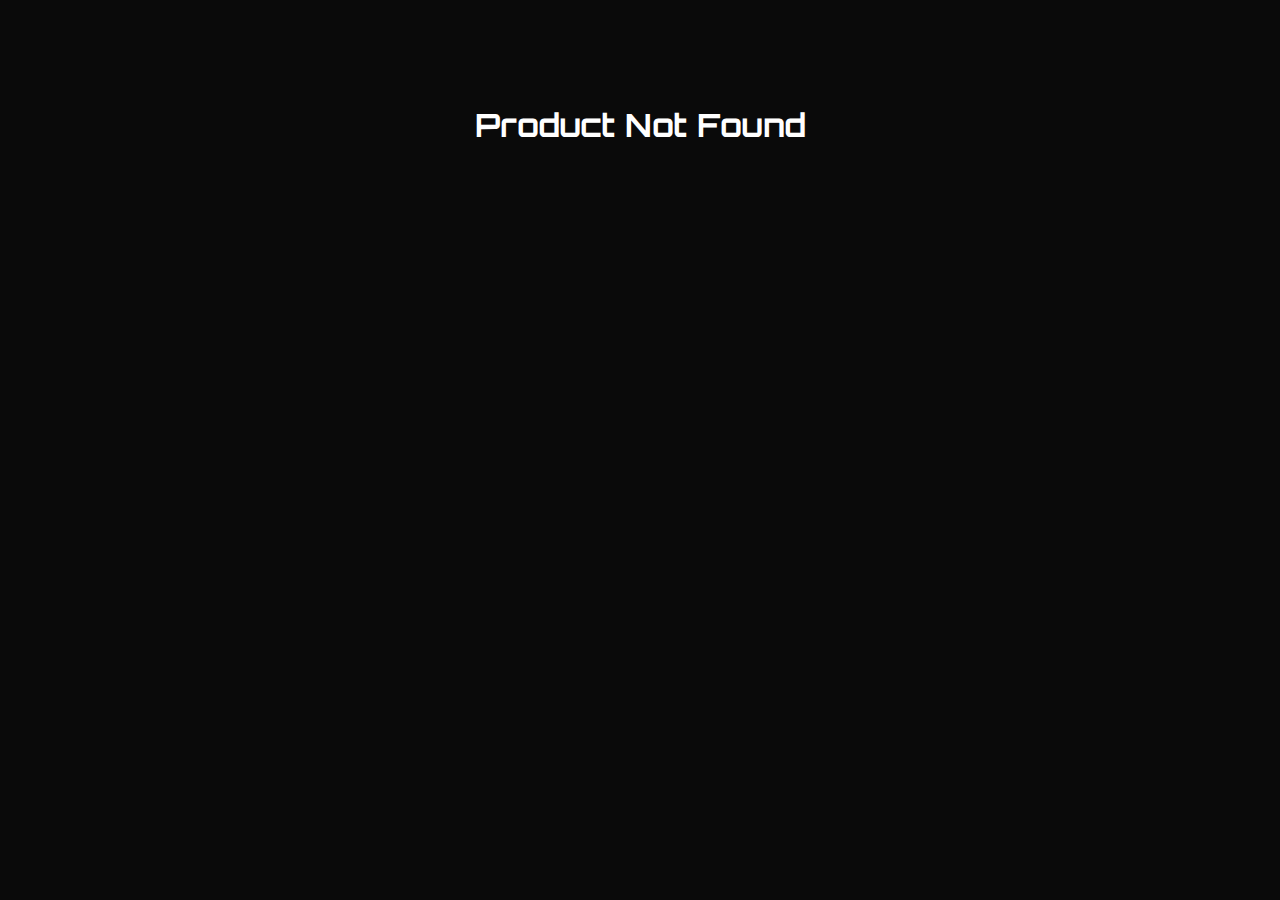
<file: product-details.html>
<!DOCTYPE html>
<html lang="en">

<head>
    <meta charset="UTF-8">
    <meta name="viewport" content="width=device-width, initial-scale=1.0">
    <title>CCTV Dealer in Unnao | Product Specifications - Vijay Electronics</title>
    <link rel="stylesheet" href="css/style.css">
    <link
        href="https://fonts.googleapis.com/css2?family=Inter:wght@400;500;700&family=Orbitron:wght@400;700&display=swap"
        rel="stylesheet">
    <meta name="description"
        content="View detailed specifications and features of our security products. Choose the best protection for your property with Vijay Electronics.">

    <!-- Open Graph / Facebook -->
    <meta property="og:type" content="website">
    <meta property="og:url" content="https://schoolvoicebellunnao.netlify.app/product-details.html">
    <meta property="og:title" content="Product Specifications | Vijay Electronics Unnao">
    <meta property="og:description"
        content="Get full technical specifications and buy security cameras online in Unnao.">
    <meta property="og:image" content="https://schoolvoicebellunnao.netlify.app/logo.png">

    <!-- Twitter -->
    <meta property="twitter:card" content="summary_large_image">
    <meta property="twitter:url" content="https://schoolvoicebellunnao.netlify.app/product-details.html">
    <meta property="twitter:title" content="Product Specifications | Vijay Electronics Unnao">
    <meta property="twitter:description"
        content="Get full technical specifications and buy security cameras online in Unnao.">
    <meta property="twitter:image" content="https://schoolvoicebellunnao.netlify.app/logo.png">

    <!-- Favicon -->
    <link rel="icon" type="image/png" href="logo.png">
    <script type="application/ld+json">
    {
      "@context": "https://schema.org",
      "@type": "SecuritySystemStore",
      "name": "Vijay Electronics",
      "url": "https://schoolvoicebellunnao.netlify.app/product-details.html",
      "telephone": "+91 80900 90051",
      "email": "vijayelectronic689@gmail.com",
      "sameAs": [
        "https://www.instagram.com/vijayelectronics1",
        "https://www.facebook.com/VijayChaurasiya",
        "https://www.youtube.com/@vijayelectronics-v6e"
      ]
    }
    </script>
</head>

<body>

    <!-- Header -->
    <header>
        <div class="container navbar">
            <a href="index.html" class="logo">
                <img src="logo.png" alt="Vijay Electronics">
            </a>
            <ul class="nav-links">
                <li><a href="index.html">Home</a></li>
                <li><a href="shop.html">Shop</a></li>
                <li><a href="services.html">Services</a></li>
                <li><a href="about.html">About</a></li>
                <li><a href="faq.html">FAQ</a></li>
            </ul>
            <div class="nav-icons">
                <a href="cart.html" class="cart-icon">
                    🛒 <span class="cart-count">0</span>
                </a>
                <div class="hamburger">
                    <span></span>
                    <span></span>
                    <span></span>
                </div>
                <div class="footer-col">
                    <h4>Vijay Electronics</h4>
                    <p style="color: #aaa;">Your trusted partner for electronic surveillance and security solutions in
                        Unnao.</p>
                    <div class="social-links">
                        <a href="https://www.facebook.com/VijayChaurasiya" target="_blank" title="Facebook">FB</a>
                        <a href="https://www.instagram.com/vijayelectronics1" target="_blank" title="Instagram">IG</a>
                        <a href="https://www.youtube.com/@vijayelectronics-v6e" target="_blank" title="YouTube">YT</a>
                    </div>
                </div>
            </div>
        </div>
    </header>

    <div class="container" style="margin-top: 120px; margin-bottom: 80px;">
        <div id="product-content"
            style="display: grid; grid-template-columns: repeat(auto-fit, minmax(300px, 1fr)); gap: 50px; align-items: start;">
            <!-- Content injected by JS -->
        </div>
    </div>

    <!-- Related Products -->
    <section class="section">
        <div class="container">
            <h3
                style="margin-bottom: 30px; font-size: 1.5rem; border-left: 4px solid var(--neon-blue); padding-left: 15px;">
                Related Products</h3>
            <div class="grid-container" id="related-products">
                <!-- Related Items -->
            </div>
        </div>
    </section>

    <!-- Footer -->
    <footer>
        <div class="container"
            style="display: flex; justify-content: space-between; align-items: flex-start; flex-wrap: wrap; gap: 40px; padding: 60px 0; border-top: 1px solid rgba(255,255,255,0.05);">
            <div style="flex: 1; min-width: 250px;">
                <img src="logo.png" alt="Vijay Electronics" style="height: 50px; margin-bottom: 20px;">
                <p style="color: #aaa; line-height: 1.6;">Vijay Electronics is Unnao's leading provider of security and
                    surveillance solutions, specialized in CCTV, Biometrics, and Electronics repair.</p>
            </div>
            <div style="flex: 1; min-width: 150px;">
                <h4 style="margin-bottom: 20px; color: var(--neon-blue);">Quick Links</h4>
                <ul style="list-style: none; line-height: 2;">
                    <li><a href="index.html" style="color: #aaa;">Home</a></li>
                    <li><a href="shop.html" style="color: #aaa;">Shop</a></li>
                    <li><a href="services.html" style="color: #aaa;">Services</a></li>
                    <li><a href="about.html" style="color: #aaa;">About</a></li>
                    <li><a href="faq.html" style="color: #aaa;">FAQ</a></li>
                </ul>
            </div>
            <div style="flex: 1; min-width: 200px;">
                <h4 style="margin-bottom: 20px; color: var(--neon-blue);">Contact</h4>
                <ul style="list-style: none; color: #aaa; line-height: 2;">
                    <li>📍 Unnao, Uttar Pradesh</li>
                    <li>📞 +91 80900 90051</li>
                    <li>✉️ vijayelectronic689@gmail.com</li>
                </ul>
            </div>
        </div>
        <div style="text-align: center; padding: 30px; border-top: 1px solid rgba(255,255,255,0.05); color: #555;">
            &copy; 2026 Vijay Electronics. All rights reserved.
        </div>
    </footer>

    <script src="js/products.js"></script>
    <script src="js/main.js"></script>
    <script>
        // Get ID from URL
        const params = new URLSearchParams(window.location.search);
        const productId = params.get('id');
        const product = getProductById(productId);

        if (product) {
            const container = document.getElementById('product-content');

            // Generate Specs List
            let specsHtml = '';
            for (const [key, value] of Object.entries(product.specs)) {
                specsHtml += `
                    <div style="display: flex; justify-content: space-between; padding: 10px 0; border-bottom: 1px solid rgba(255,255,255,0.1);">
                        <span style="text-transform: capitalize; color: var(--text-muted);">${key}</span>
                        <span style="font-weight: 500;">${value}</span>
                    </div>
                `;
            }

            container.innerHTML = `
                <div style="background: #fff; padding: 20px; border-radius: 10px; display:flex; align-items:center; justify-content:center;">
                    <img src="${product.image}" alt="${product.name}" style="max-height: 400px;">
                </div>
                <div>
                    <div style="color: var(--neon-blue); text-transform: uppercase; font-size: 0.9rem; margin-bottom: 10px;">${product.category}</div>
                    <h1 style="font-size: 2.5rem; line-height: 1.2; margin-bottom: 20px;">${product.name}</h1>
                    <p style="font-size: 1.1rem; color: var(--text-muted); margin-bottom: 30px;">${product.description}</p>
                    
                    <div style="font-size: 2rem; font-weight: bold; color: var(--neon-blue); margin-bottom: 30px;">₹${product.price}</div>
                    
                    <div style="display: flex; gap: 20px; margin-bottom: 40px;">
                        <button class="btn-primary" onclick="addToCart(${product.id})" style="flex: 1; text-align: center;">Add to Cart</button>
                        <button onclick="buyNow(${product.id})" class="btn-solid" style="flex: 1; text-align: center;">Buy Now</button>
                    </div>

                    <div style="background: var(--bg-card); padding: 25px; border-radius: 10px;">
                        <h3 style="margin-bottom: 20px;">Technical Specifications</h3>
                        ${specsHtml}
                    </div>
                </div>
            `;

            // Related Products Logic
            const related = products.filter(p => p.category === product.category && p.id != product.id).slice(0, 3);
            const relatedContainer = document.getElementById('related-products');

            related.forEach(p => {
                const card = document.createElement('div');
                card.className = 'product-card';
                card.innerHTML = `
                    <div style="height: 200px; overflow: hidden; display: flex; align-items: center; justify-content: center; background: #fff;">
                       <img src="${p.image}" alt="${p.name}" style="max-height: 100%; max-width: 100%; object-fit: contain;">
                    </div>
                    <div class="product-info">
                        <h4 class="product-title" style="font-size: 1rem;">${p.name}</h4>
                        <div class="product-price">₹${p.price}</div>
                         <a href="product-details.html?id=${p.id}" class="btn-cart" style="display:block; text-align:center; text-decoration:none;">View Details</a>
                    </div>
                `;
                relatedContainer.appendChild(card);
            });

        } else {
            document.body.innerHTML = "<h1 style='text-align:center; margin-top:100px;'>Product Not Found</h1>";
        }

        function buyNow(id) {
            addToCart(id);
            window.location.href = 'cart.html';
        }
    </script>
</body>

</html>
</file>
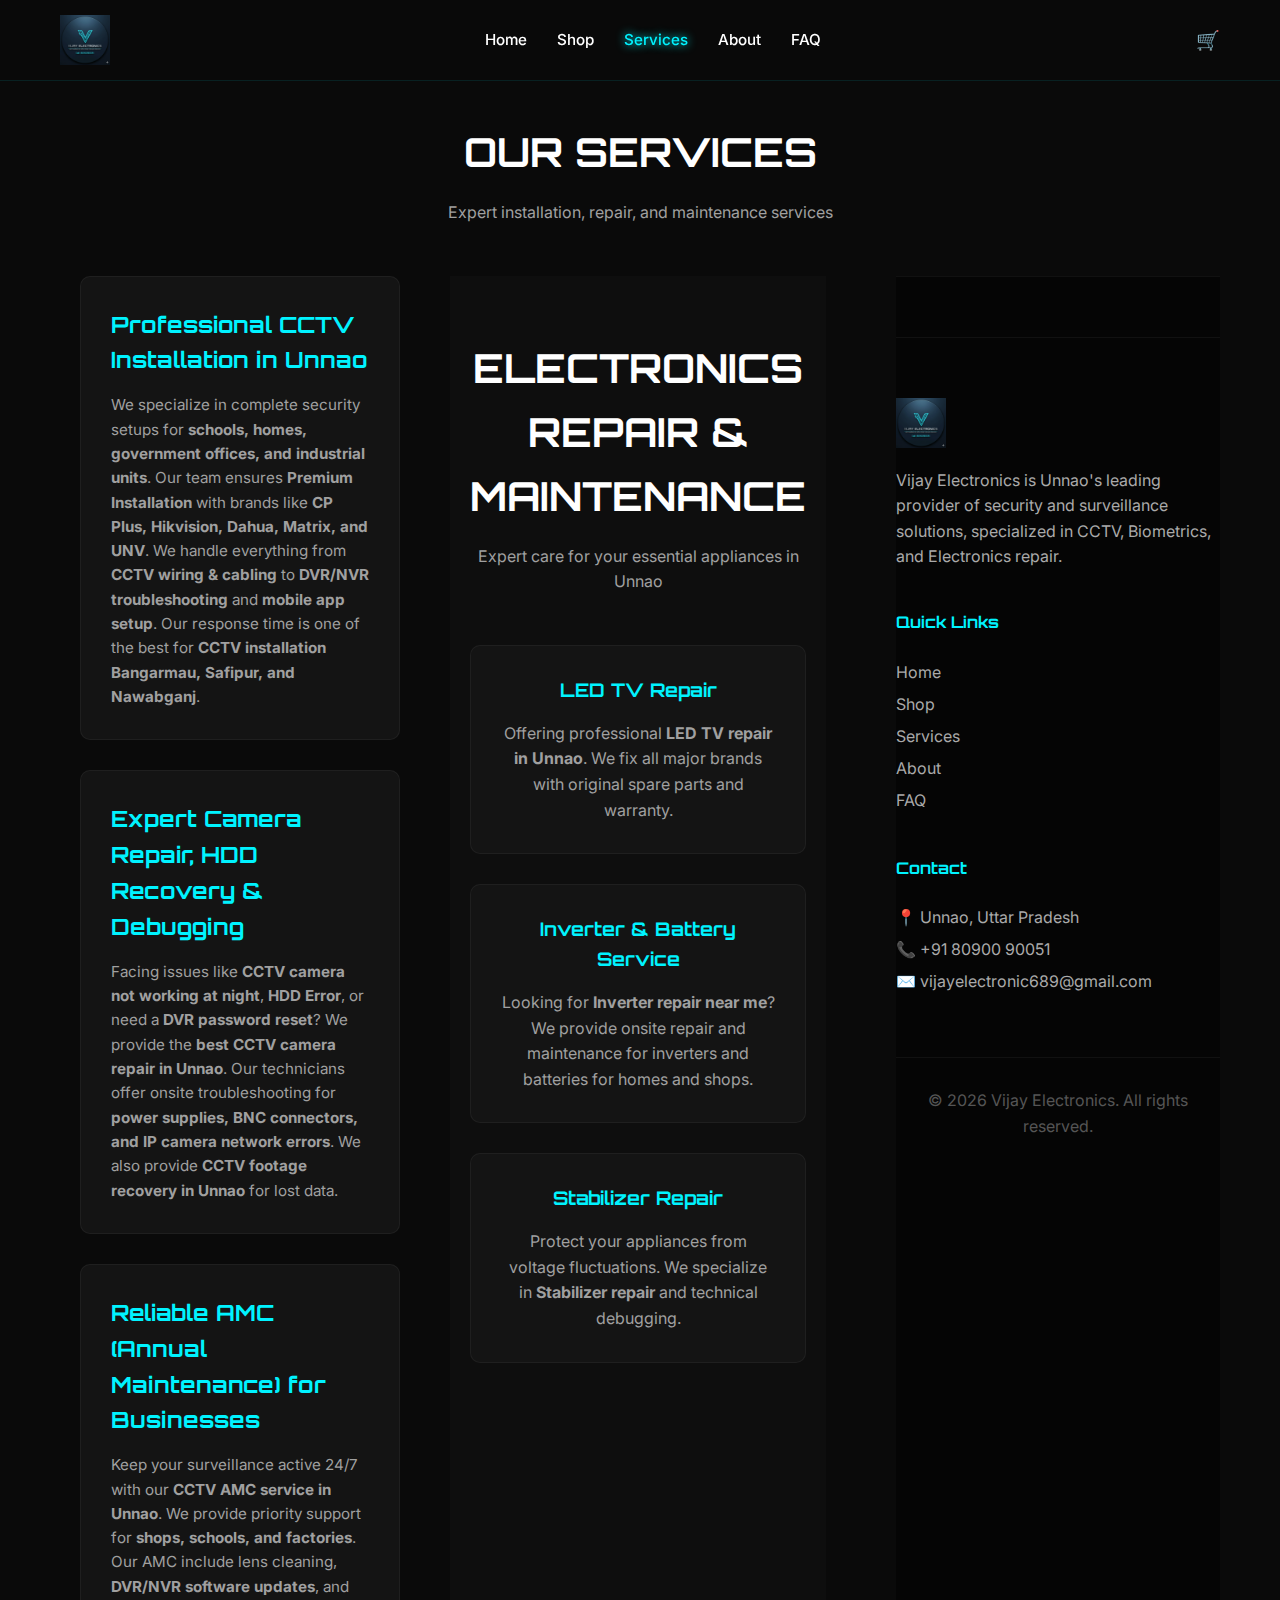
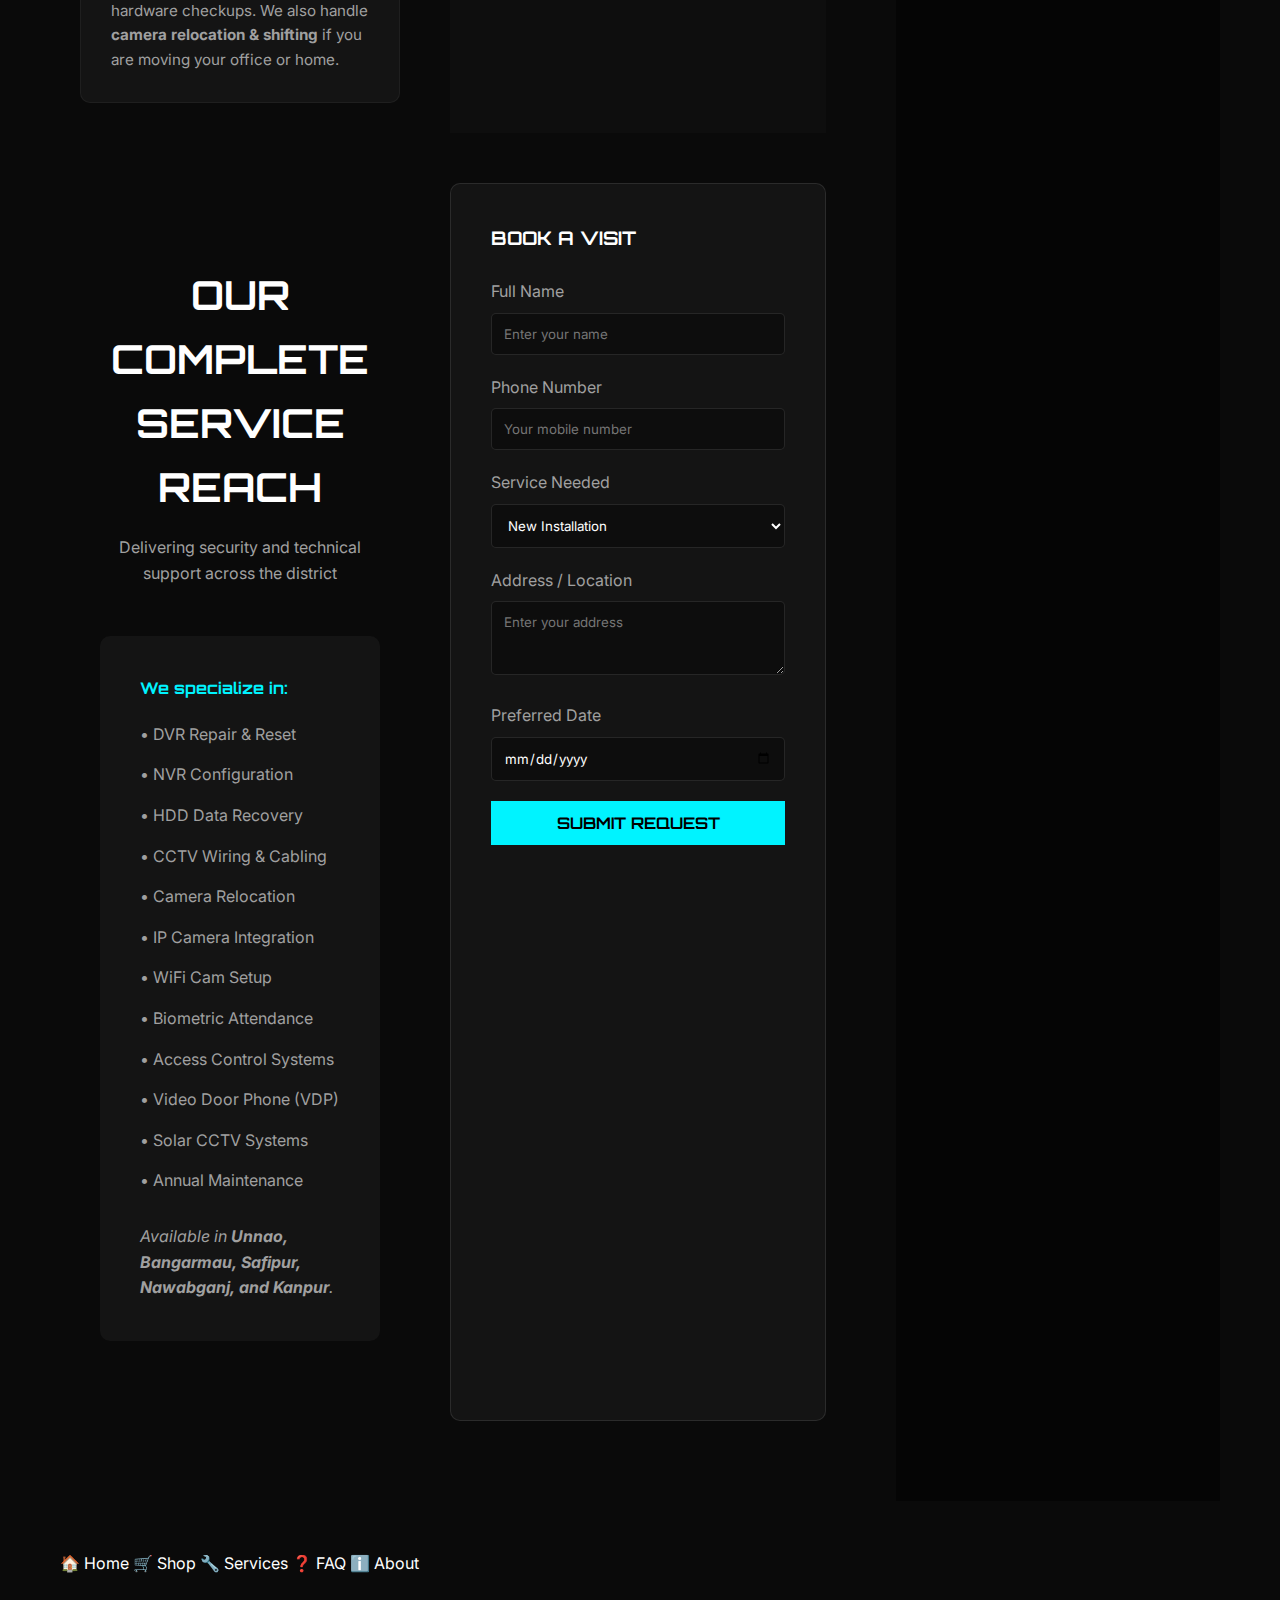
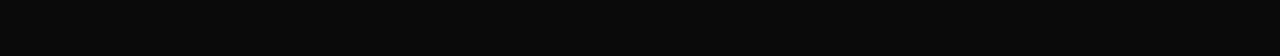
<file: services.html>
<!DOCTYPE html>
<html lang="en">

<head>
    <meta charset="UTF-8">
    <meta name="viewport" content="width=device-width, initial-scale=1.0">
    <title>CCTV Dealer in Unnao | Installation, Repair & AMC Services - Vijay Electronics</title>
    <link rel="stylesheet" href="css/style.css">
    <link
        href="https://fonts.googleapis.com/css2?family=Inter:wght@400;500;700&family=Orbitron:wght@400;700&display=swap"
        rel="stylesheet">
    <meta name="description"
        content="Professional CCTV installation, camera repair, and AMC services in Unnao by Vijay Electronics. Specializing in CP Plus, Hikvision, and IP cameras.">

    <!-- Open Graph / Facebook -->
    <meta property="og:type" content="website">
    <meta property="og:url" content="https://schoolvoicebellunnao.netlify.app/services.html">
    <meta property="og:title" content="CCTV Services in Unnao | Installation, Repair & AMC - Vijay Electronics">
    <meta property="og:description"
        content="Expert CCTV installation, DVR repair, and Biometric setup in Unnao. Professional and reliable security services.">
    <meta property="og:image" content="https://schoolvoicebellunnao.netlify.app/logo.png">

    <!-- Twitter -->
    <meta property="twitter:card" content="summary_large_image">
    <meta property="twitter:url" content="https://schoolvoicebellunnao.netlify.app/services.html">
    <meta property="twitter:title" content="CCTV Services in Unnao | Installation, Repair & AMC - Vijay Electronics">
    <meta property="twitter:description"
        content="Expert CCTV installation, DVR repair, and Biometric setup in Unnao. Professional and reliable security services.">
    <meta property="twitter:image" content="https://schoolvoicebellunnao.netlify.app/logo.png">

    <!-- Favicon -->
    <link rel="icon" type="image/png" href="logo.png">
    <script type="application/ld+json">
    {
      "@context": "https://schema.org",
      "@type": "Service",
      "serviceType": "CCTV Installation & Repair",
      "provider": {
        "@type": "SecuritySystemStore",
        "name": "Vijay Electronics"
      },
      "areaServed": {
        "@type": "City",
        "name": "Unnao"
      },
      "sameAs": [
        "https://www.instagram.com/vijayelectronics1",
        "https://www.facebook.com/VijayChaurasiya",
        "https://www.youtube.com/@vijayelectronics-v6e"
      ]
    }
    </script>
    <style>
        .service-form {
            background: var(--bg-card);
            padding: 40px;
            border-radius: 10px;
            border: 1px solid rgba(255, 255, 255, 0.1);
        }

        .form-group {
            margin-bottom: 20px;
        }

        .form-group label {
            display: block;
            margin-bottom: 8px;
            color: var(--text-muted);
        }

        .form-group input,
        .form-group select,
        .form-group textarea {
            width: 100%;
            padding: 12px;
            background: rgba(0, 0, 0, 0.3);
            border: 1px solid rgba(255, 255, 255, 0.1);
            color: #fff;
            border-radius: 5px;
            font-family: var(--font-main);
        }

        .form-group input:focus,
        .form-group select:focus,
        .form-group textarea:focus {
            outline: none;
            border-color: var(--neon-blue);
        }
    </style>
</head>

<body>

    <!-- Header -->
    <header>
        <div class="container navbar">
            <a href="index.html" class="logo">
                <img src="logo.png" alt="Vijay Electronics">
            </a>
            <ul class="nav-links">
                <li><a href="index.html">Home</a></li>
                <li><a href="shop.html">Shop</a></li>
                <li><a href="services.html" class="active">Services</a></li>
                <li><a href="about.html">About</a></li>
                <li><a href="faq.html">FAQ</a></li>
            </ul>
            <div class="nav-icons">
                <a href="cart.html" class="cart-icon">
                    🛒 <span class="cart-count">0</span>
                </a>
                <div class="hamburger">
                    <span></span>
                    <span></span>
                    <span></span>
                </div>
            </div>
        </div>
    </header>

    <!-- Page Title -->
    <div class="section-header" style="margin-top: 120px;">
        <h2>Our Services</h2>
        <p>Expert installation, repair, and maintenance services</p>
    </div>

    <div class="container" style="display: grid; grid-template-columns: 1fr 1fr; gap: 50px; margin-bottom: 80px;">

        <div class="container" style="display: grid; grid-template-columns: 1fr 1fr; gap: 50px; margin-bottom: 80px;">

            <!-- Service Descriptions -->
            <div>
                <div class="service-card" style="text-align: left; margin-bottom: 30px;">
                    <h3 class="service-title" style="color: var(--neon-blue);">Professional CCTV Installation in Unnao
                    </h3>
                    <p class="service-desc">We specialize in complete security setups for <strong>schools, homes,
                            government offices, and industrial units</strong>. Our team ensures <strong>Premium
                            Installation</strong> with brands like <strong>CP Plus, Hikvision, Dahua, Matrix, and
                            UNV</strong>. We handle everything from <strong>CCTV wiring & cabling</strong> to
                        <strong>DVR/NVR troubleshooting</strong> and <strong>mobile app setup</strong>. Our response
                        time is one of the best for <strong>CCTV installation Bangarmau, Safipur, and
                            Nawabganj</strong>.
                    </p>
                </div>
                <div class="service-card" style="text-align: left; margin-bottom: 30px;">
                    <h3 class="service-title" style="color: var(--neon-blue);">Expert Camera Repair, HDD Recovery &
                        Debugging</h3>
                    <p class="service-desc">Facing issues like <strong>CCTV camera not working at night</strong>,
                        <strong>HDD Error</strong>, or need a <strong>DVR password reset</strong>? We provide the
                        <strong>best CCTV camera repair in Unnao</strong>. Our technicians offer onsite troubleshooting
                        for <strong>power supplies, BNC connectors, and IP camera network errors</strong>. We also
                        provide <strong>CCTV footage recovery in Unnao</strong> for lost data.
                    </p>
                </div>
                <div class="service-card" style="text-align: left; margin-bottom: 30px;">
                    <h3 class="service-title" style="color: var(--neon-blue);">Reliable AMC (Annual Maintenance) for
                        Businesses</h3>
                    <p class="service-desc">Keep your surveillance active 24/7 with our <strong>CCTV AMC service in
                            Unnao</strong>. We provide priority support for <strong>shops, schools, and
                            factories</strong>. Our AMC include lens cleaning, <strong>DVR/NVR software
                            updates</strong>, and hardware checkups. We also handle <strong>camera relocation &
                            shifting</strong> if you are moving your office or home.</p>
                </div>
            </div>

            <!-- Additional Specialized Services -->
            <section class="section" style="background: rgba(255,255,255,0.02); padding: 60px 0;">
                <div class="container">
                    <div class="section-header">
                        <h2>Electronics Repair & Maintenance</h2>
                        <p>Expert care for your essential appliances in Unnao</p>
                    </div>
                    <div style="display: grid; grid-template-columns: repeat(auto-fit, minmax(300px, 1fr)); gap: 30px;">
                        <div class="service-card" style="border: 1px solid rgba(255,255,255,0.05);">
                            <h3 style="color: var(--neon-blue); margin-bottom: 15px;">LED TV Repair</h3>
                            <p style="color: var(--text-muted);">Offering professional <strong>LED TV repair in
                                    Unnao</strong>. We fix all major brands with original spare parts and warranty.</p>
                        </div>
                        <div class="service-card" style="border: 1px solid rgba(255,255,255,0.05);">
                            <h3 style="color: var(--neon-blue); margin-bottom: 15px;">Inverter & Battery Service</h3>
                            <p style="color: var(--text-muted);">Looking for <strong>Inverter repair near me</strong>?
                                We
                                provide onsite repair and maintenance for inverters and batteries for homes and shops.
                            </p>
                        </div>
                        <div class="service-card" style="border: 1px solid rgba(255,255,255,0.05);">
                            <h3 style="color: var(--neon-blue); margin-bottom: 15px;">Stabilizer Repair</h3>
                            <p style="color: var(--text-muted);">Protect your appliances from voltage fluctuations. We
                                specialize in <strong>Stabilizer repair</strong> and technical debugging.</p>
                        </div>
                    </div>
                </div>
            </section>

            <!-- Detailed Service Inventory -->
            <section class="section">
                <div class="container">
                    <div class="section-header">
                        <h2>Our Complete Service Reach</h2>
                        <p>Delivering security and technical support across the district</p>
                    </div>
                    <div style="background: var(--bg-card); padding: 40px; border-radius: 10px;">
                        <h4 style="color: var(--neon-blue); margin-bottom: 20px;">We specialize in:</h4>
                        <div
                            style="display: grid; grid-template-columns: repeat(auto-fill, minmax(200px, 1fr)); gap: 15px;">
                            <div style="color: var(--text-muted);">• DVR Repair & Reset</div>
                            <div style="color: var(--text-muted);">• NVR Configuration</div>
                            <div style="color: var(--text-muted);">• HDD Data Recovery</div>
                            <div style="color: var(--text-muted);">• CCTV Wiring & Cabling</div>
                            <div style="color: var(--text-muted);">• Camera Relocation</div>
                            <div style="color: var(--text-muted);">• IP Camera Integration</div>
                            <div style="color: var(--text-muted);">• WiFi Cam Setup</div>
                            <div style="color: var(--text-muted);">• Biometric Attendance</div>
                            <div style="color: var(--text-muted);">• Access Control Systems</div>
                            <div style="color: var(--text-muted);">• Video Door Phone (VDP)</div>
                            <div style="color: var(--text-muted);">• Solar CCTV Systems</div>
                            <div style="color: var(--text-muted);">• Annual Maintenance</div>
                        </div>
                        <p style="margin-top: 30px; font-style: italic; color: var(--text-muted);">Available in
                            <strong>Unnao, Bangarmau, Safipur, Nawabganj, and Kanpur</strong>.
                        </p>
                    </div>
                </div>
            </section>

            <!-- Booking Form -->
            <div class="service-form">
                <h3 style="margin-bottom: 25px; text-transform: uppercase;">Book a Visit</h3>
                <form onsubmit="handleBooking(event)">
                    <div class="form-group">
                        <label>Full Name</label>
                        <input type="text" id="visitorName" required placeholder="Enter your name">
                    </div>
                    <div class="form-group">
                        <label>Phone Number</label>
                        <input type="tel" id="visitorPhone" required placeholder="Your mobile number">
                    </div>
                    <div class="form-group">
                        <label>Service Needed</label>
                        <select id="serviceType">
                            <option>New Installation</option>
                            <option>Repair / Complaint</option>
                            <option>AMC Inquiry</option>
                            <option>Biometric Setup</option>
                        </select>
                    </div>
                    <div class="form-group">
                        <label>Address / Location</label>
                        <textarea id="visitorAddress" rows="3" required placeholder="Enter your address"></textarea>
                    </div>
                    <div class="form-group">
                        <label>Preferred Date</label>
                        <input type="date" id="visitorDate">
                    </div>
                    <button type="submit" class="btn-solid" style="width: 100%;">Submit Request</button>
                </form>
            </div>

        </div>

        <!-- Footer -->
        <footer>
            <div class="container"
                style="display: flex; justify-content: space-between; align-items: flex-start; flex-wrap: wrap; gap: 40px; padding: 60px 0; border-top: 1px solid rgba(255,255,255,0.05);">
                <div style="flex: 1; min-width: 250px;">
                    <img src="logo.png" alt="Vijay Electronics" style="height: 50px; margin-bottom: 20px;">
                    <p style="color: #aaa; line-height: 1.6;">Vijay Electronics is Unnao's leading provider of security
                        and surveillance solutions, specialized in CCTV, Biometrics, and Electronics repair.</p>
                </div>
                <div style="flex: 1; min-width: 150px;">
                    <h4 style="margin-bottom: 20px; color: var(--neon-blue);">Quick Links</h4>
                    <ul style="list-style: none; line-height: 2;">
                        <li><a href="index.html" style="color: #aaa;">Home</a></li>
                        <li><a href="shop.html" style="color: #aaa;">Shop</a></li>
                        <li><a href="services.html" style="color: #aaa;">Services</a></li>
                        <li><a href="about.html" style="color: #aaa;">About</a></li>
                        <li><a href="faq.html" style="color: #aaa;">FAQ</a></li>
                    </ul>
                </div>
                <div style="flex: 1; min-width: 200px;">
                    <h4 style="margin-bottom: 20px; color: var(--neon-blue);">Contact</h4>
                    <ul style="list-style: none; color: #aaa; line-height: 2;">
                        <li>📍 Unnao, Uttar Pradesh</li>
                        <li>📞 +91 80900 90051</li>
                        <li>✉️ vijayelectronic689@gmail.com</li>
                    </ul>
                </div>
            </div>
            <div style="text-align: center; padding: 30px; border-top: 1px solid rgba(255,255,255,0.05); color: #555;">
                &copy; 2026 Vijay Electronics. All rights reserved.
            </div>
        </footer>

        <!-- Mobile Bottom Navigation -->
        <nav class="mobile-bottom-nav">
            <a href="index.html" class="nav-item">
                <span class="nav-icon">🏠</span>
                <span>Home</span>
            </a>
            <a href="shop.html" class="nav-item">
                <span class="nav-icon">🛒</span>
                <span>Shop</span>
            </a>
            <a href="services.html" class="nav-item active">
                <span class="nav-icon">🔧</span>
                <span>Services</span>
            </a>
            <a href="faq.html" class="nav-item">
                <span class="nav-icon">❓</span>
                <span>FAQ</span>
            </a>
            <a href="about.html" class="nav-item">
                <span class="nav-icon">ℹ️</span>
                <span>About</span>
            </a>
        </nav>

        <script src="js/main.js"></script>
        <script>
            function handleBooking(e) {
                e.preventDefault();
                const name = document.getElementById('visitorName').value;
                const phone = document.getElementById('visitorPhone').value;
                const service = document.getElementById('serviceType').value;
                const address = document.getElementById('visitorAddress').value;
                const date = document.getElementById('visitorDate').value;

                let message = `Hello Vijay Electronics, I want to book a visit:%0A%0A`;
                message += `*Name:* ${encodeURIComponent(name)}%0A`;
                message += `*Phone:* ${encodeURIComponent(phone)}%0A`;
                message += `*Service:* ${encodeURIComponent(service)}%0A`;
                message += `*Address:* ${encodeURIComponent(address)}%0A`;
                message += `*Preferred Date:* ${encodeURIComponent(date || 'Not specified')}%0A%0A`;
                message += `Sent from your website booking form.`;

                const whatsappNumber = "918090090051";
                window.open(`https://wa.me/${whatsappNumber}?text=${message}`, '_blank');

                alert("Opening WhatsApp to send your booking request...");
                e.target.reset();
            }
        </script>
</body>

</html>
</file>
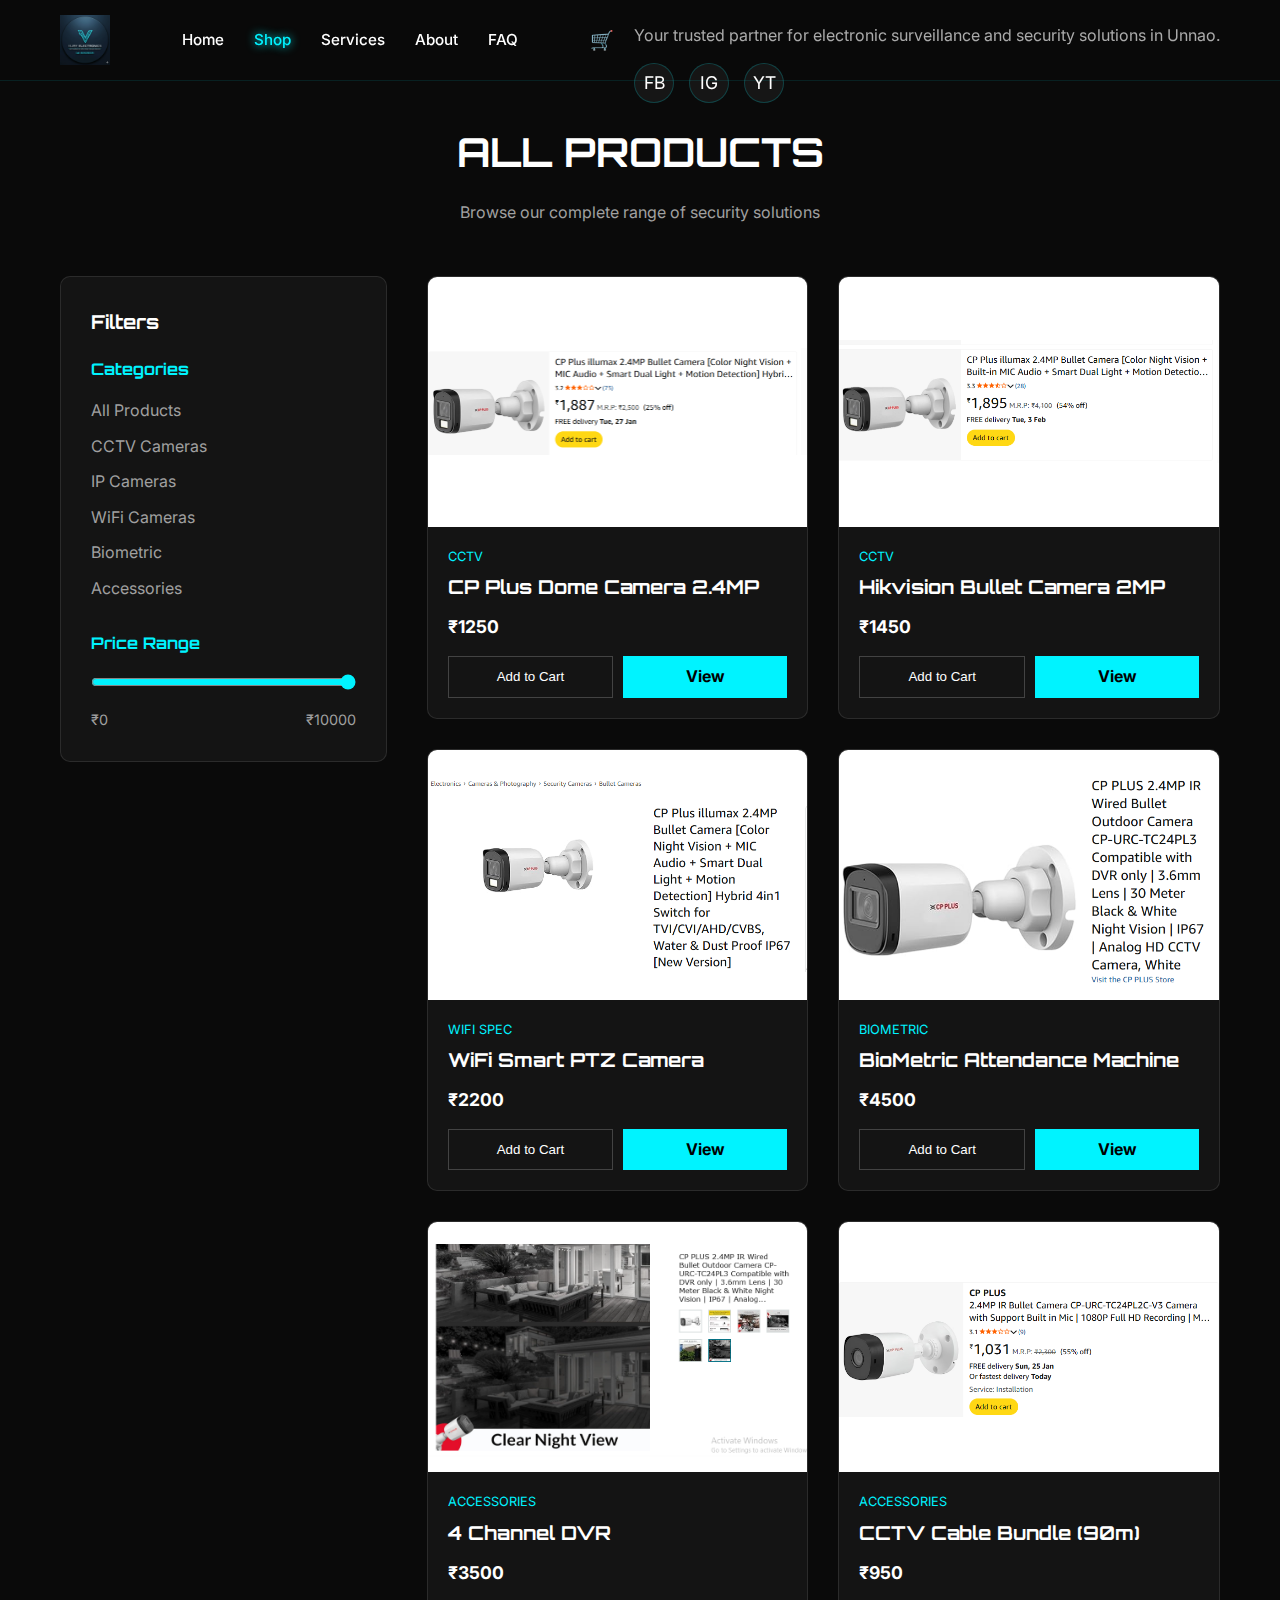
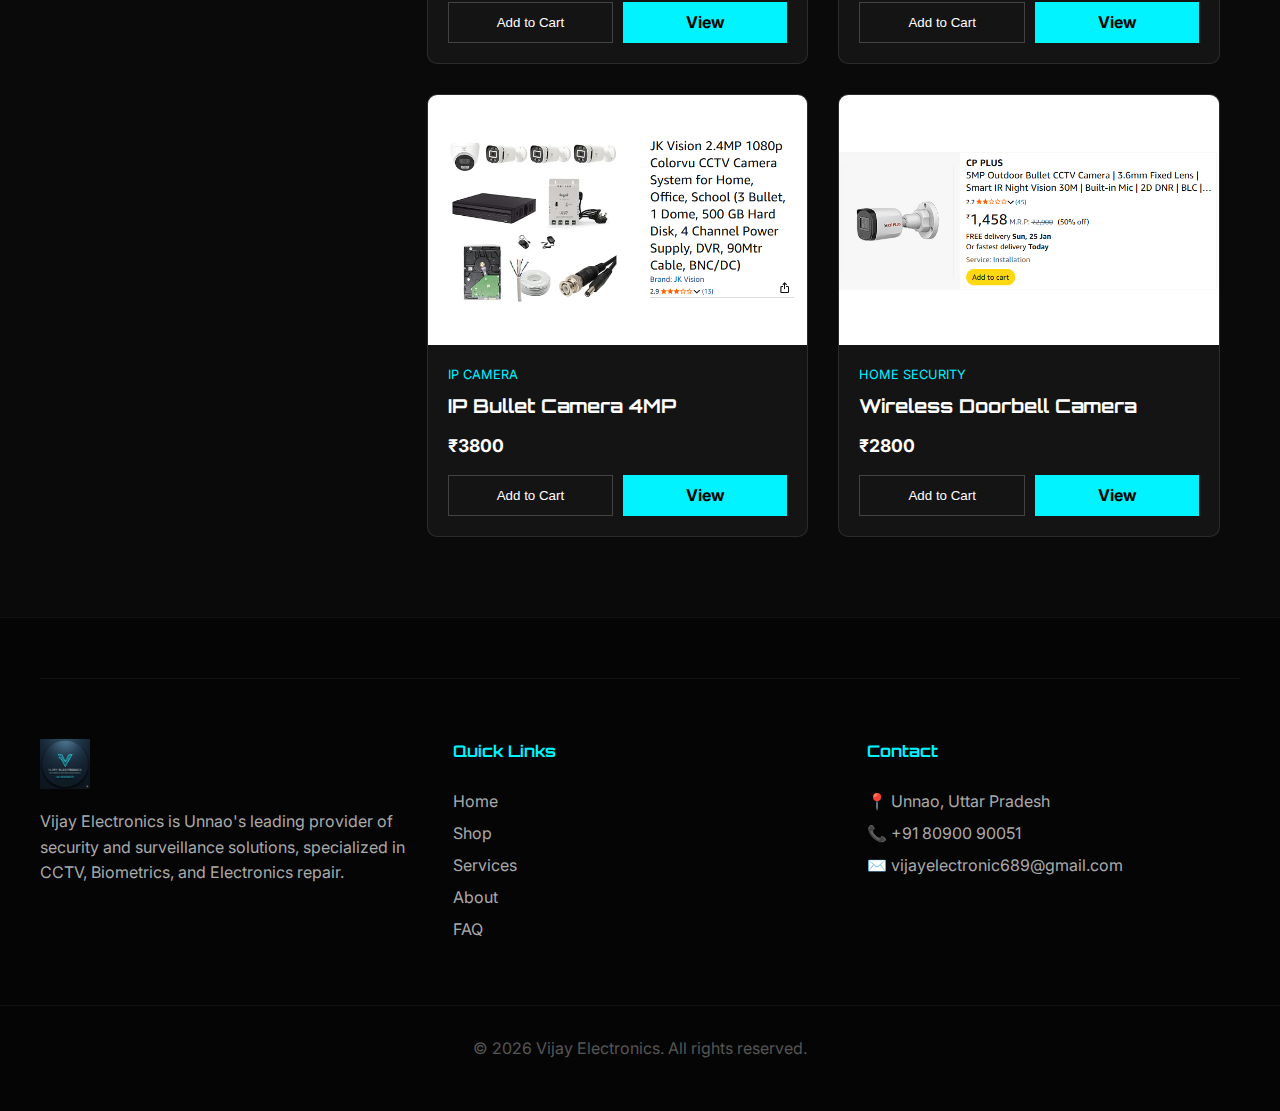
<file: shop.html>
<!DOCTYPE html>
<html lang="en">

<head>
    <meta charset="UTF-8">
    <meta name="viewport" content="width=device-width, initial-scale=1.0">
    <title>CCTV Dealer in Unnao | Buy Cameras, DVRs & Accessories - Vijay Electronics</title>
    <link rel="stylesheet" href="css/style.css">
    <link
        href="https://fonts.googleapis.com/css2?family=Inter:wght@400;500;700&family=Orbitron:wght@400;700&display=swap"
        rel="stylesheet">
    <meta name="description"
        content="Shop the best CCTV cameras, DVRs, and security accessories in Unnao. High-quality products from CP Plus, Hikvision, and Dahua at best prices.">

    <!-- Open Graph / Facebook -->
    <meta property="og:type" content="website">
    <meta property="og:url" content="https://schoolvoicebellunnao.netlify.app/shop.html">
    <meta property="og:title" content="CCTV Shop Unnao | Buy Security Cameras & Accessories - Vijay Electronics">
    <meta property="og:description"
        content="Browse our complete range of security solutions. Buy cameras, DVRs, and more online in Unnao.">
    <meta property="og:image" content="https://schoolvoicebellunnao.netlify.app/logo.png">

    <!-- Twitter -->
    <meta property="twitter:card" content="summary_large_image">
    <meta property="twitter:url" content="https://schoolvoicebellunnao.netlify.app/shop.html">
    <meta property="twitter:title" content="CCTV Shop Unnao | Buy Security Cameras & Accessories - Vijay Electronics">
    <meta property="twitter:description"
        content="Browse our complete range of security solutions. Buy cameras, DVRs, and more online in Unnao.">
    <meta property="twitter:image" content="https://schoolvoicebellunnao.netlify.app/logo.png">

    <!-- Favicon -->
    <link rel="icon" type="image/png" href="logo.png">
    <script type="application/ld+json">
    {
      "@context": "https://schema.org",
      "@type": "SecuritySystemStore",
      "name": "Vijay Electronics",
      "url": "https://schoolvoicebellunnao.netlify.app/shop.html",
      "telephone": "+91 80900 90051",
      "email": "vijayelectronic689@gmail.com",
      "sameAs": [
        "https://www.instagram.com/vijayelectronics1",
        "https://www.facebook.com/VijayChaurasiya",
        "https://www.youtube.com/@vijayelectronics-v6e"
      ]
    }
    </script>
</head>

<body>

    <!-- Header -->
    <header>
        <div class="container navbar">
            <a href="index.html" class="logo">
                <img src="logo.png" alt="Vijay Electronics">
            </a>
            <ul class="nav-links">
                <li><a href="index.html">Home</a></li>
                <li><a href="shop.html" class="active">Shop</a></li>
                <li><a href="services.html">Services</a></li>
                <li><a href="about.html">About</a></li>
                <li><a href="faq.html">FAQ</a></li>
            </ul>
            <div class="nav-icons">
                <a href="cart.html" class="cart-icon">
                    🛒 <span class="cart-count">0</span>
                </a>
                <div class="footer-col">
                    <h4>Vijay Electronics</h4>
                    <p style="color: #aaa;">Your trusted partner for electronic surveillance and security solutions in
                        Unnao.</p>
                    <div class="social-links">
                        <a href="https://www.facebook.com/VijayChaurasiya" target="_blank" title="Facebook">FB</a>
                        <a href="https://www.instagram.com/vijayelectronics1" target="_blank" title="Instagram">IG</a>
                        <a href="https://www.youtube.com/@vijayelectronics-v6e" target="_blank" title="YouTube">YT</a>
                    </div>
                </div>
                <div class="hamburger">
                    <span></span>
                    <span></span>
                    <span></span>
                </div>
            </div>
        </div>
    </header>

    <!-- Page Title -->
    <div class="section-header" style="margin-top: 120px;">
        <h2>All Products</h2>
        <p>Browse our complete range of security solutions</p>
    </div>

    <!-- Shop Content -->
    <div class="container" style="display: flex; gap: 40px; margin-bottom: 80px; flex-wrap: wrap;">

        <!-- Filters Sidebar -->
        <aside
            style="flex: 1; min-width: 250px; background: var(--bg-card); padding: 30px; border-radius: 10px; height: fit-content; border: 1px solid rgba(255,255,255,0.1);">
            <h3 style="margin-bottom: 20px; font-size: 1.2rem;">Filters</h3>

            <div style="margin-bottom: 30px;">
                <h4 style="font-size: 1rem; color: var(--neon-blue); margin-bottom: 15px;">Categories</h4>
                <ul style="color: var(--text-muted); cursor: pointer;">
                    <li onclick="filterProducts('all')" style="margin-bottom: 10px; transition: 0.2s;">All Products</li>
                    <li onclick="filterProducts('CCTV')" style="margin-bottom: 10px; transition: 0.2s;">CCTV Cameras
                    </li>
                    <li onclick="filterProducts('IP Camera')" style="margin-bottom: 10px; transition: 0.2s;">IP Cameras
                    </li>
                    <li onclick="filterProducts('WiFi Spec')" style="margin-bottom: 10px; transition: 0.2s;">WiFi
                        Cameras</li>
                    <li onclick="filterProducts('Biometric')" style="margin-bottom: 10px; transition: 0.2s;">Biometric
                    </li>
                    <li onclick="filterProducts('Accessories')" style="margin-bottom: 10px; transition: 0.2s;">
                        Accessories</li>
                </ul>
            </div>

            <div>
                <h4 style="font-size: 1rem; color: var(--neon-blue); margin-bottom: 15px;">Price Range</h4>
                <input type="range" min="0" max="10000" value="10000" id="priceRange"
                    style="width: 100%; accent-color: var(--neon-blue);" oninput="filterByPrice(this.value)">
                <div
                    style="display: flex; justify-content: space-between; margin-top: 10px; font-size: 0.9rem; color: var(--text-muted);">
                    <span>₹0</span>
                    <span id="priceValue">₹10000</span>
                </div>
            </div>
        </aside>

        <!-- Product Grid -->
        <main style="flex: 3;">
            <div class="grid-container" id="shop-products">
                <!-- Products injected via JS -->
            </div>
        </main>

    </div>

    <!-- Footer -->
    <footer>
        <div class="container"
            style="display: flex; justify-content: space-between; align-items: flex-start; flex-wrap: wrap; gap: 40px; padding: 60px 0; border-top: 1px solid rgba(255,255,255,0.05);">
            <div style="flex: 1; min-width: 250px;">
                <img src="logo.png" alt="Vijay Electronics" style="height: 50px; margin-bottom: 20px;">
                <p style="color: #aaa; line-height: 1.6;">Vijay Electronics is Unnao's leading provider of security and
                    surveillance solutions, specialized in CCTV, Biometrics, and Electronics repair.</p>
            </div>
            <div style="flex: 1; min-width: 150px;">
                <h4 style="margin-bottom: 20px; color: var(--neon-blue);">Quick Links</h4>
                <ul style="list-style: none; line-height: 2;">
                    <li><a href="index.html" style="color: #aaa;">Home</a></li>
                    <li><a href="shop.html" style="color: #aaa;">Shop</a></li>
                    <li><a href="services.html" style="color: #aaa;">Services</a></li>
                    <li><a href="about.html" style="color: #aaa;">About</a></li>
                    <li><a href="faq.html" style="color: #aaa;">FAQ</a></li>
                </ul>
            </div>
            <div style="flex: 1; min-width: 200px;">
                <h4 style="margin-bottom: 20px; color: var(--neon-blue);">Contact</h4>
                <ul style="list-style: none; color: #aaa; line-height: 2;">
                    <li>📍 Unnao, Uttar Pradesh</li>
                    <li>📞 +91 80900 90051</li>
                    <li>✉️ vijayelectronic689@gmail.com</li>
                </ul>
            </div>
        </div>
        <div style="text-align: center; padding: 30px; border-top: 1px solid rgba(255,255,255,0.05); color: #555;">
            &copy; 2026 Vijay Electronics. All rights reserved.
        </div>
    </footer>

    <script src="js/products.js"></script>
    <script src="js/main.js"></script>
    <script>
        const shopContainer = document.getElementById('shop-products');

        function renderProducts(items) {
            shopContainer.innerHTML = '';
            items.forEach(product => {
                const card = document.createElement('div');
                card.className = 'product-card';
                card.innerHTML = `
                    <div style="height: 250px; overflow: hidden; display: flex; align-items: center; justify-content: center; background: #fff;">
                       <img src="${product.image}" alt="${product.name}" style="max-height: 100%; max-width: 100%; object-fit: contain;">
                    </div>
                    <div class="product-info">
                        <div class="product-category">${product.category}</div>
                        <h4 class="product-title">${product.name}</h4>
                        <div class="product-price">₹${product.price}</div>
                        <div class="product-actions">
                            <button class="btn-cart" onclick="addToCart(${product.id})">Add to Cart</button>
                            <a href="product-details.html?id=${product.id}" class="btn-buy" style="display:block; text-align:center; text-decoration:none;">View</a>
                        </div>
                    </div>
                `;
                shopContainer.appendChild(card);
            });
        }

        // Initial Render
        renderProducts(products);

        // Filter Logic
        function filterProducts(category) {
            if (category === 'all') {
                renderProducts(products);
            } else {
                const filtered = products.filter(p => p.category === category);
                renderProducts(filtered);
            }
        }

        function filterByPrice(maxPrice) {
            document.getElementById('priceValue').innerText = `₹${maxPrice}`;
            const filtered = products.filter(p => p.price <= maxPrice);
            renderProducts(filtered);
        }
    </script>
</body>

</html>
</file>
<file: css/style.css>
:root {
    --bg-dark: #0a0a0a;
    --bg-card: #141414;
    --text-main: #ffffff;
    --text-muted: #a0a0a0;
    --neon-blue: #00f3ff;
    --neon-glow: 0 0 10px #00f3ff;
    --font-main: 'Inter', sans-serif;
    --font-head: 'Orbitron', sans-serif;
    --transition: all 0.3s ease;
}

* {
    margin: 0;
    padding: 0;
    box-sizing: border-box;
}

body {
    background-color: var(--bg-dark);
    color: var(--text-main);
    font-family: var(--font-main);
    line-height: 1.6;
    overflow-x: hidden;
}

h1,
h2,
h3,
h4,
h5,
h6 {
    font-family: var(--font-head);
    color: var(--text-main);
    margin-bottom: 1rem;
}

a {
    text-decoration: none;
    color: inherit;
    transition: var(--transition);
}

ul {
    list-style: none;
}

img {
    max-width: 100%;
    display: block;
}

/* Container */
.container {
    max-width: 1200px;
    margin: 0 auto;
    padding: 0 20px;
}

/* Header */
header {
    background: rgba(10, 10, 10, 0.95);
    backdrop-filter: blur(10px);
    position: fixed;
    top: 0;
    left: 0;
    width: 100%;
    z-index: 1000;
    border-bottom: 1px solid rgba(0, 243, 255, 0.1);
}

.navbar {
    display: flex;
    justify-content: space-between;
    align-items: center;
    height: 80px;
}

.logo {
    display: flex;
    align-items: center;
}

.logo img {
    max-height: 50px;
    /* Adjust based on logo aspect ratio */
    width: auto;
}

.nav-links {
    display: flex;
    gap: 30px;
}

.nav-links a {
    font-size: 0.95rem;
    font-weight: 500;
    position: relative;
    padding: 5px 0;
}

.nav-links a:hover,
.nav-links a.active {
    color: var(--neon-blue);
    text-shadow: var(--neon-glow);
}

.nav-icons {
    display: flex;
    align-items: center;
    gap: 20px;
}

.cart-icon {
    position: relative;
    font-size: 1.2rem;
    cursor: pointer;
}

.cart-count {
    position: absolute;
    top: -8px;
    right: -8px;
    background: var(--neon-blue);
    color: #000;
    font-size: 0.7rem;
    font-weight: bold;
    width: 18px;
    height: 18px;
    border-radius: 50%;
    display: flex;
    align-items: center;
    justify-content: center;
}

.btn-primary {
    background: transparent;
    border: 1px solid var(--neon-blue);
    color: var(--neon-blue);
    padding: 10px 20px;
    font-family: var(--font-head);
    font-size: 0.9rem;
    cursor: pointer;
    transition: var(--transition);
    text-transform: uppercase;
    letter-spacing: 1px;
}

.btn-primary:hover {
    background: var(--neon-blue);
    color: #000;
    box-shadow: var(--neon-glow);
}

.btn-solid {
    background: var(--neon-blue);
    color: #000;
    border: none;
    padding: 12px 25px;
    font-family: var(--font-head);
    font-size: 1rem;
    cursor: pointer;
    transition: var(--transition);
    text-transform: uppercase;
    font-weight: bold;
    display: inline-block;
}

.btn-solid:hover {
    background: #fff;
    box-shadow: 0 0 15px #fff;
}

/* Info Grid (Responsive) */
.info-grid {
    display: grid;
    grid-template-columns: 1fr 1fr;
    gap: 60px;
    align-items: start;
    width: 100%;
}

@media (max-width: 768px) {
    .info-grid {
        grid-template-columns: 1fr;
        gap: 40px;
        padding: 0 10px;
    }
}

/* Mobile Menu */
.hamburger {
    display: none;
    cursor: pointer;
    flex-direction: column;
    gap: 5px;
}

.hamburger span {
    width: 25px;
    height: 3px;
    background: var(--text-main);
    transition: var(--transition);
}

/* Hero Section Base (Desktop) */
.hero {
    height: 100vh;
    position: relative;
    background: #000;
    overflow: hidden;
    display: flex;
    align-items: center;
    justify-content: center;
    text-align: center;
    padding-top: 80px;
}

.hero-video {
    position: absolute;
    top: 0;
    left: 0;
    width: 100%;
    height: 100%;
    object-fit: cover;
    z-index: 1;
    opacity: 0.6;
}

.hero-content {
    position: relative;
    z-index: 2;
}

.hero-content h1 {
    font-size: 3.5rem;
    margin-bottom: 20px;
    text-transform: uppercase;
    letter-spacing: 2px;
}

.hero-content h1 span {
    color: var(--neon-blue);
    text-shadow: var(--neon-glow);
}

.hero-content p {
    font-size: 1.2rem;
    color: var(--text-muted);
    max-width: 600px;
    margin: 0 auto 30px;
}

.hero-btns {
    display: flex;
    gap: 20px;
    justify-content: center;
}

/* Responsive */
@media (max-width: 768px) {
    :root {
        --bg-dark: #0a0a0a;
        --bg-card: #141414;
        --text-main: #ffffff;
        --text-muted: #a0a0a0;
    }

    body {
        background-color: var(--bg-dark) !important;
        color: var(--text-main) !important;
        padding-bottom: 0 !important;
    }

    /* Top Navbar Redesign for Mobile */
    header {
        background: rgba(10, 10, 10, 0.95) !important;
        backdrop-filter: blur(10px);
        border-bottom: 1px solid rgba(0, 243, 255, 0.2);
        box-shadow: 0 4px 20px rgba(0, 0, 0, 0.5);
    }

    .hamburger {
        display: flex !important;
        flex-direction: column;
        gap: 4px;
        background: var(--neon-blue);
        padding: 12px;
        border-radius: 8px;
        border: none;
        box-shadow: 0 0 15px rgba(0, 243, 255, 0.4);
        cursor: pointer;
    }

    .hamburger span {
        background: #000 !important;
        width: 25px !important;
        height: 3px !important;
        display: block !important;
        border-radius: 2px;
    }

    .nav-links {
        position: fixed;
        top: 80px;
        left: 0;
        width: 100%;
        height: auto;
        max-height: 0;
        background: rgba(15, 15, 15, 0.98) !important;
        backdrop-filter: blur(15px);
        flex-direction: column;
        align-items: center;
        justify-content: flex-start;
        transition: all 0.4s ease-in-out;
        overflow: hidden;
        border-bottom: 2px solid var(--neon-blue);
        z-index: 1001;
        padding: 0;
    }

    .nav-links.active {
        max-height: 450px;
        padding: 30px 0;
        left: 0;
    }

    .nav-links a {
        color: #ffffff !important;
        font-size: 1.2rem !important;
        font-weight: 600;
        padding: 15px 0;
        border-bottom: 1px solid rgba(255, 255, 255, 0.05);
        width: 80%;
        text-align: center;
        display: block;
        letter-spacing: 1px;
    }

    .nav-links a:last-child {
        border-bottom: none;
    }

    .nav-links a.active {
        color: var(--neon-blue) !important;
        background: rgba(0, 243, 255, 0.1);
    }

    /* Section Overrides */
    .section {
        background: transparent !important;
        padding: 50px 0;
    }

    .section-header h2 {
        color: #ffffff !important;
        font-size: 1.8rem !important;
    }

    .hero {
        background: var(--bg-dark) !important;
        padding: 100px 0 40px 0;
        display: flex;
        flex-direction: column;
        height: auto;
        min-height: auto;
        text-align: center;
    }

    .hero-content h1 {
        color: #ffffff !important;
        font-size: 1.8rem !important;
        text-shadow: 0 0 20px rgba(0, 243, 255, 0.3) !important;
        margin-bottom: 10px;
    }

    .hero-content p {
        color: var(--text-muted) !important;
        font-size: 1rem !important;
        margin-bottom: 0;
    }

    .hero-video {
        position: relative !important;
        top: auto !important;
        left: auto !important;
        width: 100% !important;
        height: auto !important;
        object-fit: contain !important;
        opacity: 1 !important;
        border: 1px solid rgba(0, 243, 255, 0.3);
        border-radius: 12px;
        margin: 20px auto;
        z-index: 1;
        box-shadow: 0 0 30px rgba(0, 243, 255, 0.1);
    }

    .hero-btns {
        order: 2;
        margin-top: 20px;
        flex-direction: column;
        gap: 15px;
        padding: 0 40px;
        display: flex;
    }

    /* Cards */
    .service-card,
    .product-card {
        background: var(--bg-card) !important;
        border: 1px solid rgba(255, 255, 255, 0.05) !important;
        box-shadow: 0 10px 30px rgba(0, 0, 0, 0.3) !important;
    }

    .service-title,
    .product-title {
        color: #ffffff !important;
    }

    .footer-col h4 {
        color: var(--neon-blue) !important;
    }
}

/* Sections General */
.section {
    padding: 80px 0;
}

.section-header {
    text-align: center;
    margin-bottom: 50px;
}

.section-header h2 {
    font-size: 2.5rem;
    text-transform: uppercase;
}

.section-header p {
    color: var(--text-muted);
}

/* Cards Grid */
.grid-container {
    display: grid;
    grid-template-columns: repeat(auto-fit, minmax(280px, 1fr));
    gap: 30px;
}

/* Product Card */
.product-card {
    background: var(--bg-card);
    border: 1px solid rgba(255, 255, 255, 0.1);
    border-radius: 10px;
    overflow: hidden;
    transition: var(--transition);
    position: relative;
}

.product-card:hover {
    transform: translateY(-5px);
    border-color: var(--neon-blue);
    box-shadow: 0 5px 15px rgba(0, 243, 255, 0.1);
}

.product-image {
    width: 100%;
    height: 250px;
    object-fit: cover;
    background: #222;
}

.product-info {
    padding: 20px;
}

.product-category {
    font-size: 0.8rem;
    color: var(--neon-blue);
    text-transform: uppercase;
    margin-bottom: 5px;
}

.product-title {
    font-size: 1.2rem;
    margin-bottom: 10px;
}

.product-price {
    font-size: 1.1rem;
    font-weight: bold;
    color: #fff;
    margin-bottom: 15px;
}

.product-actions {
    display: flex;
    gap: 10px;
}

.btn-cart {
    flex: 1;
    background: transparent;
    border: 1px solid rgba(255, 255, 255, 0.2);
    color: #fff;
    padding: 8px;
    cursor: pointer;
    transition: var(--transition);
}

.btn-cart:hover {
    background: var(--text-muted);
    color: #000;
}

.btn-buy {
    flex: 1;
    background: var(--neon-blue);
    color: #000;
    border: none;
    padding: 8px;
    font-weight: bold;
    cursor: pointer;
    transition: var(--transition);
}

.btn-buy:hover {
    background: #fff;
}

/* Services Section */
.service-card {
    background: var(--bg-card);
    padding: 30px;
    text-align: center;
    border-radius: 10px;
    border: 1px solid rgba(255, 255, 255, 0.05);
    transition: var(--transition);
}

.service-card:hover {
    border-color: var(--neon-blue);
}

.service-icon {
    font-size: 3rem;
    color: var(--neon-blue);
    margin-bottom: 20px;
}

.service-title {
    font-size: 1.4rem;
    margin-bottom: 15px;
}

.service-desc {
    color: var(--text-muted);
    font-size: 0.95rem;
}

/* Footer */
footer {
    background: #050505;
    padding: 60px 0 20px;
    border-top: 1px solid rgba(255, 255, 255, 0.05);
}

.footer-grid {
    display: grid;
    grid-template-columns: repeat(auto-fit, minmax(200px, 1fr));
    gap: 40px;
    margin-bottom: 40px;
}

.footer-col h4 {
    color: var(--neon-blue);
    margin-bottom: 20px;
}

.footer-col ul li {
    margin-bottom: 10px;
}

.footer-col ul li a {
    color: var(--text-muted);
}

.footer-col ul li a:hover {
    color: var(--neon-blue);
}

.social-links {
    display: flex;
    gap: 15px;
    margin-top: 15px;
}

.social-links a {
    display: flex;
    align-items: center;
    justify-content: center;
    width: 40px;
    height: 40px;
    background: rgba(255, 255, 255, 0.05);
    border: 1px solid rgba(0, 243, 255, 0.2);
    border-radius: 50%;
    color: #fff;
    font-size: 1.1rem;
    transition: var(--transition);
}

.social-links a:hover {
    background: var(--neon-blue);
    color: #000;
    box-shadow: 0 0 15px var(--neon-blue);
    transform: translateY(-3px);
}

.copyright {
    text-align: center;
    border-top: 1px solid rgba(255, 255, 255, 0.05);
    padding-top: 20px;
    color: var(--text-muted);
    font-size: 0.9rem;
}

/* Popular Searches / Keywords */
.keywords-section {
    padding: 40px 0;
    background: #111;
    border-top: 1px solid rgba(255, 255, 255, 0.05);
}

.keywords-container {
    display: flex;
    flex-wrap: wrap;
    gap: 10px;
    justify-content: center;
}

.keyword-tag {
    font-size: 0.85rem;
    color: var(--text-muted);
    background: rgba(255, 255, 255, 0.05);
    padding: 5px 12px;
    border-radius: 20px;
    transition: var(--transition);
}

.keyword-tag:hover {
    color: var(--neon-blue);
    background: rgba(0, 243, 255, 0.1);
}
</file>
